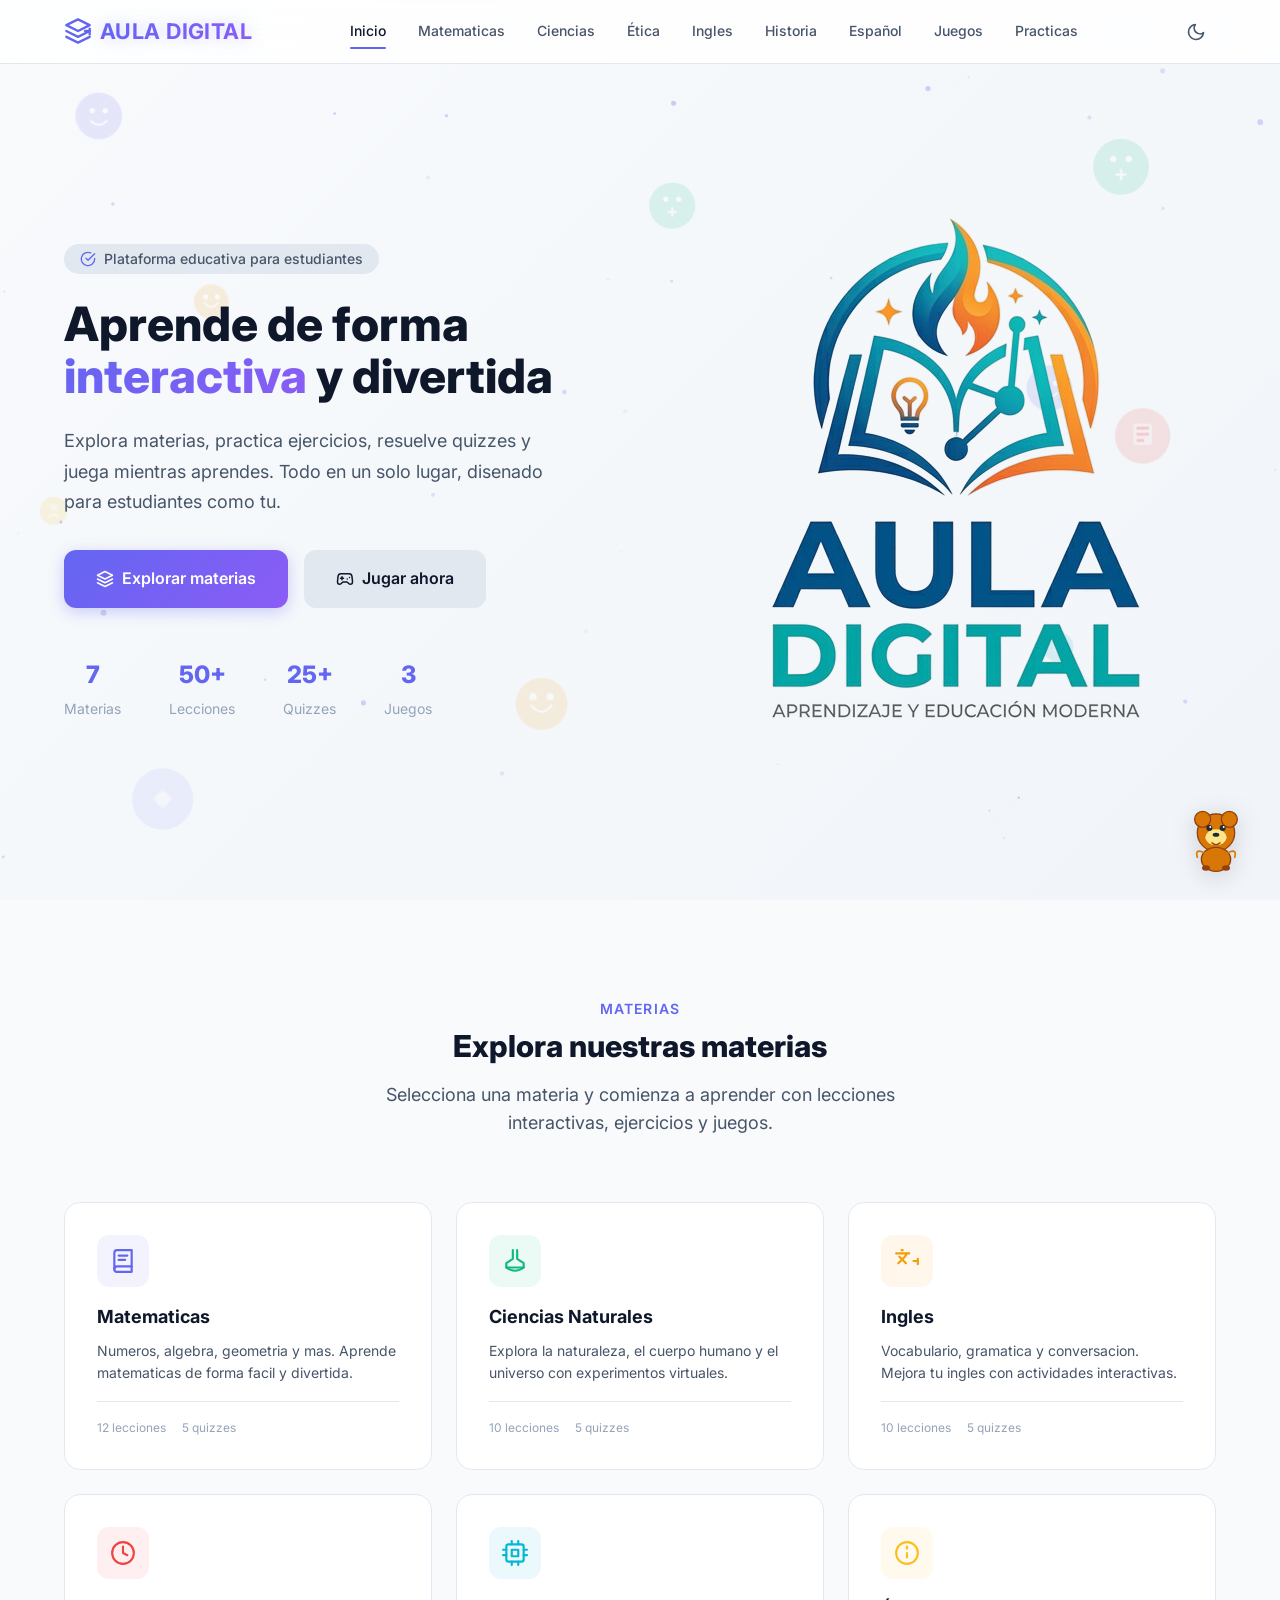
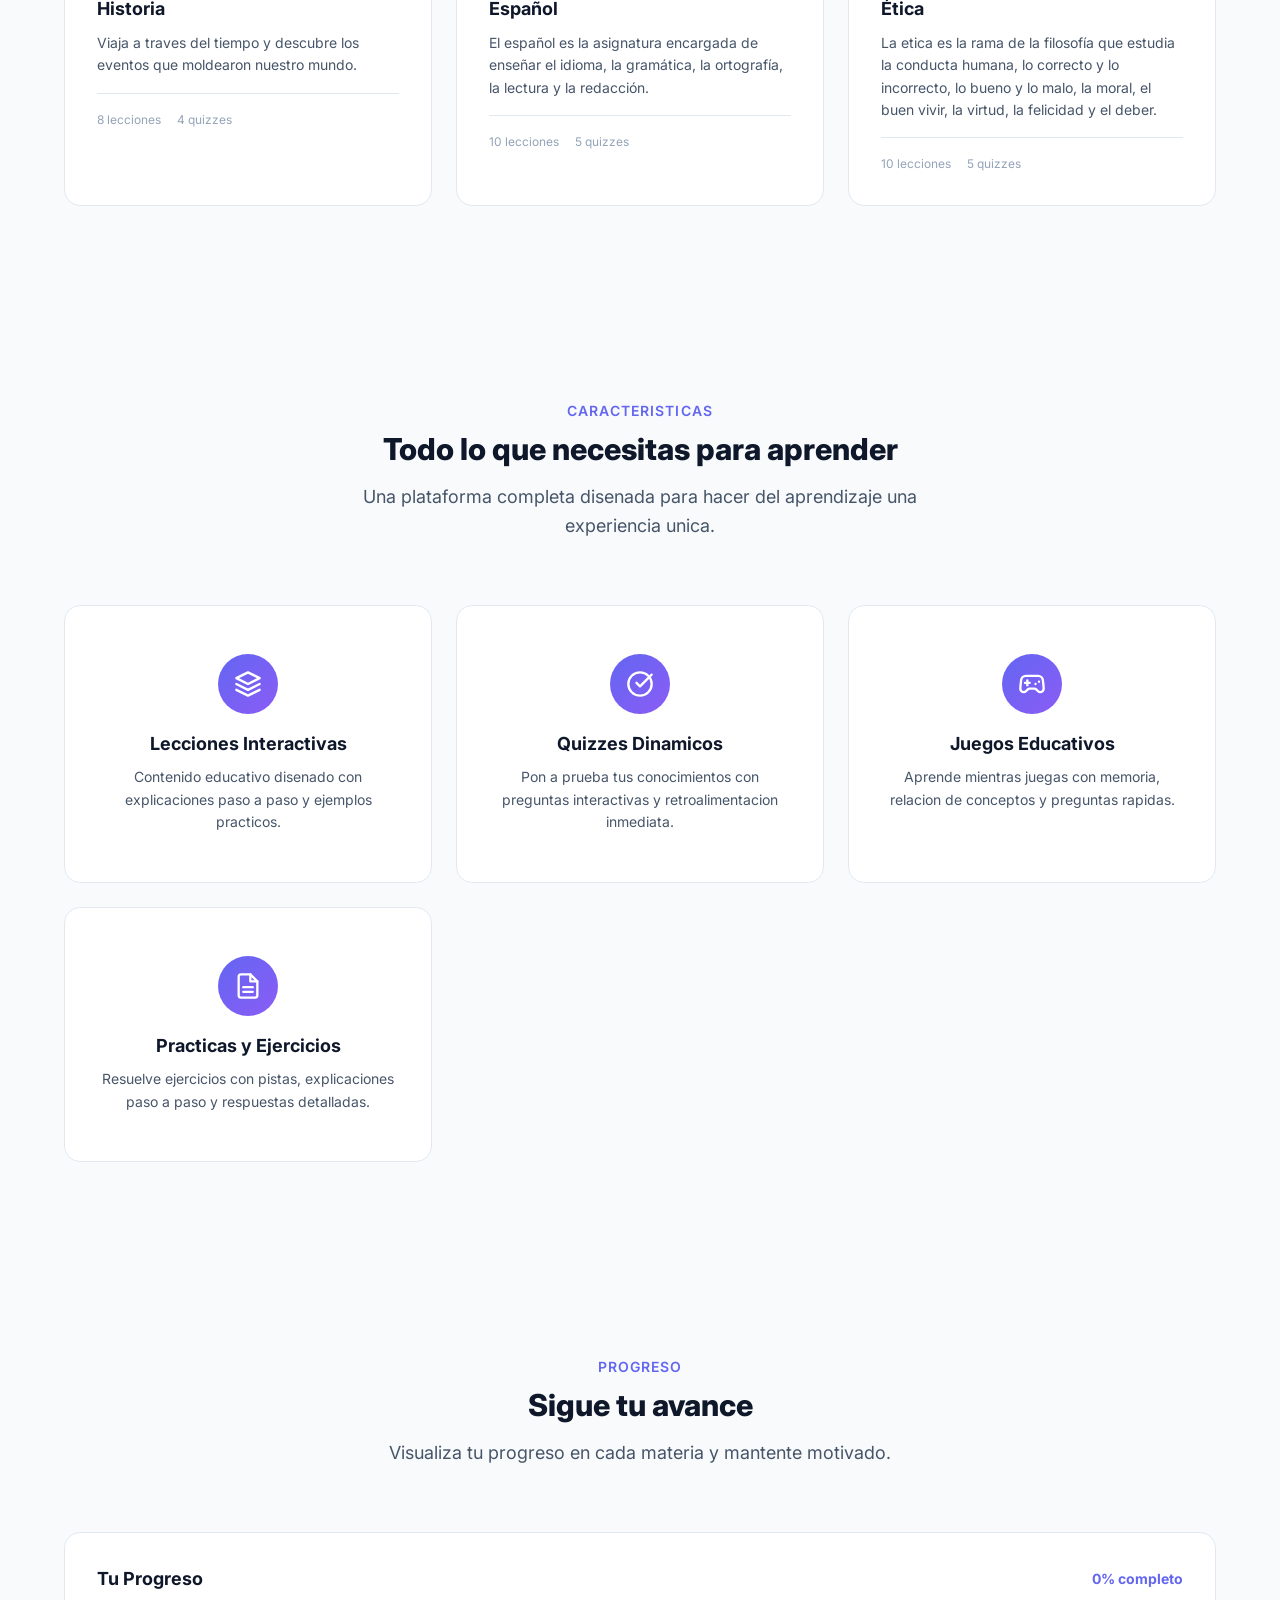
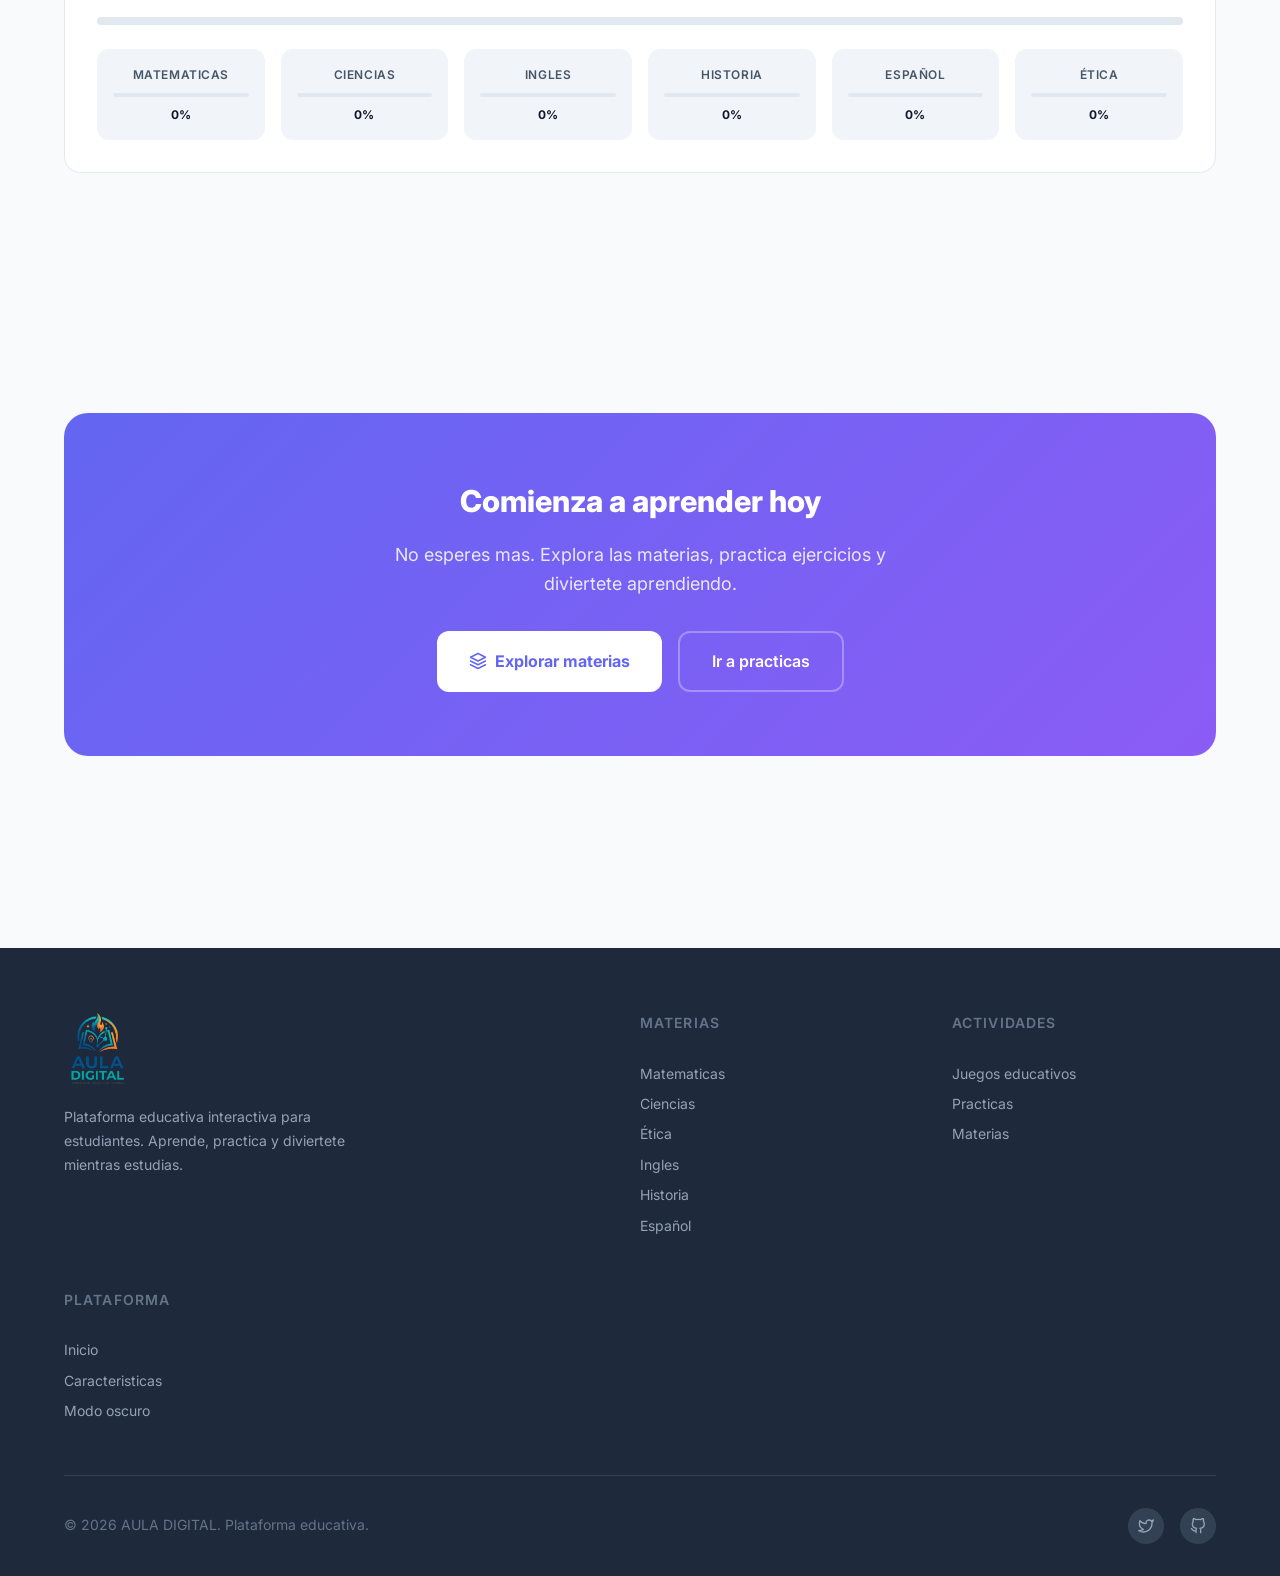
<file: index.html>
<!DOCTYPE html>
<html lang="es" data-theme="light">

<head>
  <meta charset="UTF-8">
  <meta name="viewport" content="width=device-width, initial-scale=1.0">
  <meta name="description"
    content="AULA DIGITAL - Plataforma educativa interactiva para estudiantes. Aprende matematicas, ciencias, ingles, historia y español.">
  <title>AULA DIGITAL - Plataforma Educativa</title>
  <link rel="preconnect" href="https://fonts.googleapis.com">
  <link rel="preconnect" href="https://fonts.gstatic.com" crossorigin>
  <link href="https://fonts.googleapis.com/css2?family=Inter:wght@400;500;600;700;800&display=swap" rel="stylesheet">
  <link rel="stylesheet" href="css/loader.css">
  <link rel="stylesheet" href="css/style.css">
  <link rel="stylesheet" href="css/animations.css">
  <link rel="stylesheet" href="css/responsive.css">
</head>

<body>

  <!-- Background gradient animation -->
  <div class="bg-gradient-animation" aria-hidden="true"></div>

  <!-- Skip to content (accessibility) -->
  <a href="#main-content" class="skip-link">Saltar al contenido principal</a>

  <!-- Navbar -->
  <div id="navbar-placeholder"></div>

  <!-- ============================================
       MAIN CONTENT
       ============================================ -->
  <main id="main-content">

    <!-- HERO SECTION -->
    <header class="hero" role="banner">
      <div class="container">
        <div class="hero-content">
          <div class="hero-badge reveal">
            <svg viewBox="0 0 24 24" fill="none" stroke="currentColor" stroke-width="2" stroke-linecap="round"
              stroke-linejoin="round" aria-hidden="true">
              <path d="M22 11.08V12a10 10 0 1 1-5.93-9.14" />
              <polyline points="22 4 12 14.01 9 11.01" />
            </svg>
            Plataforma educativa para estudiantes
          </div>
          <h1 class="hero-title reveal" style="transition-delay: 0.1s;">
            Aprende de forma
            <span class="highlight">interactiva</span>
            y divertida
          </h1>
          <p class="hero-description reveal" style="transition-delay: 0.2s;">
            Explora materias, practica ejercicios, resuelve quizzes y juega mientras
            aprendes. Todo en un solo lugar, disenado para estudiantes como tu.
          </p>
          <div class="hero-actions reveal" style="transition-delay: 0.3s;">
            <a href="#subjects" class="btn btn-primary btn-lg">
              <svg viewBox="0 0 24 24" fill="none" stroke="currentColor" stroke-width="2" stroke-linecap="round"
                stroke-linejoin="round" aria-hidden="true">
                <path d="M12 2L2 7l10 5 10-5-10-5z" />
                <path d="M2 17l10 5 10-5" />
                <path d="M2 12l10 5 10-5" />
              </svg>
              Explorar materias
            </a>
            <a href="pages/juegos.html" class="btn btn-secondary btn-lg">
              <svg viewBox="0 0 24 24" fill="none" stroke="currentColor" stroke-width="2" stroke-linecap="round"
                stroke-linejoin="round" aria-hidden="true">
                <line x1="6" y1="11" x2="10" y2="11" />
                <line x1="8" y1="9" x2="8" y2="13" />
                <line x1="15" y1="12" x2="15.01" y2="12" />
                <line x1="18" y1="10" x2="18.01" y2="10" />
                <path
                  d="M17.32 5H6.68a4 4 0 0 0-3.978 3.59c-.006.052-.01.101-.017.152C2.604 9.416 2 14.456 2 16a3 3 0 0 0 3 3c1 0 1.5-.5 2-1l1.414-1.414A2 2 0 0 1 9.828 16h4.344a2 2 0 0 1 1.414.586L17 18c.5.5 1 1 2 1a3 3 0 0 0 3-3c0-1.545-.604-6.584-.685-7.258-.007-.05-.011-.1-.017-.151A4 4 0 0 0 17.32 5z" />
              </svg>
              Jugar ahora
            </a>
          </div>
          <div class="hero-stats reveal" style="transition-delay: 0.4s;">
            <div class="hero-stat">
              <div class="hero-stat-number">7</div>
              <div class="hero-stat-label">Materias</div>
            </div>
            <div class="hero-stat">
              <div class="hero-stat-number">50+</div>
              <div class="hero-stat-label">Lecciones</div>
            </div>
            <div class="hero-stat">
              <div class="hero-stat-number">25+</div>
              <div class="hero-stat-label">Quizzes</div>
            </div>
            <div class="hero-stat">
              <div class="hero-stat-number">3</div>
              <div class="hero-stat-label">Juegos</div>
            </div>
          </div>
        </div>
        <div class="hero-visual reveal-right" aria-hidden="true">
          <img class="navbar-logo-" src="assets/images/Logo_s.png" alt="AULA DIGITAL logo">
        </div>
      </div>
    </header>

    <!-- SUBJECTS SECTION -->
    <section class="section" id="subjects" aria-labelledby="subjects-title">
      <div class="container">
        <div class="section-header reveal">
          <span class="section-tag">Materias</span>
          <h2 class="section-title" id="subjects-title">Explora nuestras materias</h2>
          <p class="section-subtitle">Selecciona una materia y comienza a aprender con lecciones interactivas,
            ejercicios y juegos.</p>
        </div>
        <div class="subjects-grid stagger-children">
          <a href="pages/matematicas.html" class="subject-card hover-lift"
            style="--card-accent: var(--subject-math); --card-accent-bg: rgba(99, 102, 241, 0.08);"
            aria-label="Matematicas - 12 lecciones, 5 quizzes">
            <div class="subject-card-icon">
              <svg viewBox="0 0 24 24" fill="none" stroke="currentColor" stroke-width="2" stroke-linecap="round"
                stroke-linejoin="round" aria-hidden="true">
                <path d="M4 19.5A2.5 2.5 0 0 1 6.5 17H20" />
                <path d="M6.5 2H20v20H6.5A2.5 2.5 0 0 1 4 19.5v-15A2.5 2.5 0 0 1 6.5 2z" />
                <line x1="8" y1="7" x2="16" y2="7" />
                <line x1="8" y1="11" x2="14" y2="11" />
              </svg>
            </div>
            <h3>Matematicas</h3>
            <p>Numeros, algebra, geometria y mas. Aprende matematicas de forma facil y divertida.</p>
            <div class="subject-card-meta">
              <span>12 lecciones</span>
              <span>5 quizzes</span>
            </div>
          </a>

          <a href="pages/ciencias.html" class="subject-card hover-lift"
            style="--card-accent: var(--subject-science); --card-accent-bg: rgba(16, 185, 129, 0.08);"
            aria-label="Ciencias Naturales - 10 lecciones, 5 quizzes">
            <div class="subject-card-icon">
              <svg viewBox="0 0 24 24" fill="none" stroke="currentColor" stroke-width="2" stroke-linecap="round"
                stroke-linejoin="round" aria-hidden="true">
                <path d="M10 2v8l-6 4v4h16v-4l-6-4V2" />
                <path d="M4 18c2.5 2 5.5 3 8 3s5.5-1 8-3" />
              </svg>
            </div>
            <h3>Ciencias Naturales</h3>
            <p>Explora la naturaleza, el cuerpo humano y el universo con experimentos virtuales.</p>
            <div class="subject-card-meta">
              <span>10 lecciones</span>
              <span>5 quizzes</span>
            </div>
          </a>

          <a href="pages/ingles.html" class="subject-card hover-lift"
            style="--card-accent: var(--subject-english); --card-accent-bg: rgba(245, 158, 11, 0.08);"
            aria-label="Ingles - 10 lecciones, 5 quizzes">
            <div class="subject-card-icon">
              <svg viewBox="0 0 24 24" fill="none" stroke="currentColor" stroke-width="2" stroke-linecap="round"
                stroke-linejoin="round" aria-hidden="true">
                <path d="M5 8l6 6" />
                <path d="M4 14l6-6 2-3" />
                <path d="M2 5h12" />
                <path d="M7 2h1" />
                <path d="M22 10v5" />
                <path d="M18 12h4" />
              </svg>
            </div>
            <h3>Ingles</h3>
            <p>Vocabulario, gramatica y conversacion. Mejora tu ingles con actividades interactivas.</p>
            <div class="subject-card-meta">
              <span>10 lecciones</span>
              <span>5 quizzes</span>
            </div>
          </a>

          <a href="pages/historia.html" class="subject-card hover-lift"
            style="--card-accent: var(--subject-history); --card-accent-bg: rgba(239, 68, 68, 0.08);"
            aria-label="Historia - 8 lecciones, 4 quizzes">
            <div class="subject-card-icon">
              <svg viewBox="0 0 24 24" fill="none" stroke="currentColor" stroke-width="2" stroke-linecap="round"
                stroke-linejoin="round" aria-hidden="true">
                <circle cx="12" cy="12" r="10" />
                <polyline points="12 6 12 12 16 14" />
              </svg>
            </div>
            <h3>Historia</h3>
            <p>Viaja a traves del tiempo y descubre los eventos que moldearon nuestro mundo.</p>
            <div class="subject-card-meta">
              <span>8 lecciones</span>
              <span>4 quizzes</span>
            </div>
          </a>

          <a href="pages/español.html" class="subject-card hover-lift"
            style="--card-accent: var(--subject-tech); --card-accent-bg: rgba(6, 182, 212, 0.08);"
            aria-label="Español - 10 lecciones, 5 quizzes">
            <div class="subject-card-icon">
              <svg viewBox="0 0 24 24" fill="none" stroke="currentColor" stroke-width="2" stroke-linecap="round"
                stroke-linejoin="round" aria-hidden="true">
                <rect x="4" y="4" width="16" height="16" rx="2" ry="2" />
                <rect x="9" y="9" width="6" height="6" />
                <line x1="9" y1="1" x2="9" y2="4" />
                <line x1="15" y1="1" x2="15" y2="4" />
                <line x1="9" y1="20" x2="9" y2="23" />
                <line x1="15" y1="20" x2="15" y2="23" />
                <line x1="20" y1="9" x2="23" y2="9" />
                <line x1="20" y1="14" x2="23" y2="14" />
                <line x1="1" y1="9" x2="4" y2="9" />
                <line x1="1" y1="14" x2="4" y2="14" />
              </svg>
            </div>
            <h3>Español</h3>
            <p>El español es la asignatura encargada de enseñar el idioma, la gramática, la ortografía, la lectura y la redacción.</p>
            <div class="subject-card-meta">
              <span>10 lecciones</span>
              <span>5 quizzes</span>
            </div>
          </a>

 <a href="pages/etica.html" class="subject-card hover-lift"
             style="--card-accent: var(--subject-ethics); --card-accent-bg: rgba(251, 191, 36, 0.08);"
             aria-label="Ética - 10 lecciones, 5 quizzes">
            <div class="subject-card-icon">
              <svg viewBox="0 0 24 24" fill="none" stroke="currentColor" stroke-width="2" stroke-linecap="round"
                stroke-linejoin="round" aria-hidden="true">
                <path d="M12 22c5.523 0 10-4.477 10-10S17.523 2 12 2 2 6.477 2 12s4.477 10 10 10z"/>
                <path d="M12 6v2"/>
                <path d="M12 12v4"/>
                <path d="M12 16h.01"/>
              </svg>
            </div>
            <h3>Ética</h3>
            <p>La etica es la rama de la filosofía que estudia la conducta humana, lo correcto y lo incorrecto, lo bueno y lo malo, la moral, el buen vivir, la virtud, la felicidad y el deber.</p>
            <div class="subject-card-meta">
              <span>10 lecciones</span>
              <span>5 quizzes</span>
            </div>
          </a>
        </div>
      </div>

    </section>

    <!-- FEATURES SECTION -->
    <section class="section" id="features" aria-labelledby="features-title">
      <div class="container">
        <div class="section-header reveal">
          <span class="section-tag">Caracteristicas</span>
          <h2 class="section-title" id="features-title">Todo lo que necesitas para aprender</h2>
          <p class="section-subtitle">Una plataforma completa disenada para hacer del aprendizaje una experiencia unica.
          </p>
        </div>
        <div class="features-grid stagger-children">
          <div class="feature-card hover-lift">
            <div class="feature-icon">
              <svg viewBox="0 0 24 24" fill="none" stroke="currentColor" stroke-width="2" stroke-linecap="round"
                stroke-linejoin="round" aria-hidden="true">
                <path d="M12 2L2 7l10 5 10-5-10-5z" />
                <path d="M2 17l10 5 10-5" />
                <path d="M2 12l10 5 10-5" />
              </svg>
            </div>
            <h3>Lecciones Interactivas</h3>
            <p>Contenido educativo disenado con explicaciones paso a paso y ejemplos practicos.</p>
          </div>
          <div class="feature-card hover-lift">
            <div class="feature-icon">
              <svg viewBox="0 0 24 24" fill="none" stroke="currentColor" stroke-width="2" stroke-linecap="round"
                stroke-linejoin="round" aria-hidden="true">
                <circle cx="12" cy="12" r="10" />
                <polyline points="9 11 12 14 22 4" />
              </svg>
            </div>
            <h3>Quizzes Dinamicos</h3>
            <p>Pon a prueba tus conocimientos con preguntas interactivas y retroalimentacion inmediata.</p>
          </div>
          <div class="feature-card hover-lift">
            <div class="feature-icon">
              <svg viewBox="0 0 24 24" fill="none" stroke="currentColor" stroke-width="2" stroke-linecap="round"
                stroke-linejoin="round" aria-hidden="true">
                <line x1="6" y1="11" x2="10" y2="11" />
                <line x1="8" y1="9" x2="8" y2="13" />
                <line x1="15" y1="12" x2="15.01" y2="12" />
                <line x1="18" y1="10" x2="18.01" y2="10" />
                <path
                  d="M17.32 5H6.68a4 4 0 0 0-3.978 3.59c-.006.052-.01.101-.017.152C2.604 9.416 2 14.456 2 16a3 3 0 0 0 3 3c1 0 1.5-.5 2-1l1.414-1.414A2 2 0 0 1 9.828 16h4.344a2 2 0 0 1 1.414.586L17 18c.5.5 1 1 2 1a3 3 0 0 0 3-3c0-1.545-.604-6.584-.685-7.258-.007-.05-.011-.1-.017-.151A4 4 0 0 0 17.32 5z" />
              </svg>
            </div>
            <h3>Juegos Educativos</h3>
            <p>Aprende mientras juegas con memoria, relacion de conceptos y preguntas rapidas.</p>
          </div>
          <div class="feature-card hover-lift">
            <div class="feature-icon">
              <svg viewBox="0 0 24 24" fill="none" stroke="currentColor" stroke-width="2" stroke-linecap="round"
                stroke-linejoin="round" aria-hidden="true">
                <path d="M14 2H6a2 2 0 0 0-2 2v16a2 2 0 0 0 2 2h12a2 2 0 0 0 2-2V8z" />
                <polyline points="14 2 14 8 20 8" />
                <line x1="16" y1="13" x2="8" y2="13" />
                <line x1="16" y1="17" x2="8" y2="17" />
              </svg>
            </div>
            <h3>Practicas y Ejercicios</h3>
            <p>Resuelve ejercicios con pistas, explicaciones paso a paso y respuestas detalladas.</p>
          </div>
        </div>
      </div>
    </section>

    <!-- PROGRESS SECTION -->
    <section class="section" id="progress" aria-labelledby="progress-title">
      <div class="container">
        <div class="section-header reveal">
          <span class="section-tag">Progreso</span>
          <h2 class="section-title" id="progress-title">Sigue tu avance</h2>
          <p class="section-subtitle">Visualiza tu progreso en cada materia y mantente motivado.</p>
        </div>
        <div class="reveal">
          <div id="progress-section" class="progress-section"></div>
        </div>
      </div>
    </section>

    <!-- CTA SECTION -->
    <section class="section" aria-labelledby="cta-title">
      <div class="container">
        <div class="reveal-scale"
          style="background: linear-gradient(135deg, var(--accent-primary), var(--accent-secondary)); border-radius: var(--border-radius-xl); padding: 64px 32px; text-align: center;">
          <h2 id="cta-title" style="font-size: var(--text-3xl); font-weight: 800; color: white; margin-bottom: 16px;">
            Comienza a aprender hoy
          </h2>
          <p style="font-size: var(--text-lg); color: rgba(255,255,255,0.85); max-width: 500px; margin: 0 auto 32px;">
            No esperes mas. Explora las materias, practica ejercicios y diviertete aprendiendo.
          </p>
          <div style="display: flex; gap: 16px; justify-content: center; flex-wrap: wrap;">
            <a href="#subjects" class="btn btn-lg"
              style="background: white; color: var(--accent-primary); font-weight: 700;">
              <svg viewBox="0 0 24 24" fill="none" stroke="currentColor" stroke-width="2" stroke-linecap="round"
                stroke-linejoin="round" style="width: 18px; height: 18px;" aria-hidden="true">
                <path d="M12 2L2 7l10 5 10-5-10-5z" />
                <path d="M2 17l10 5 10-5" />
                <path d="M2 12l10 5 10-5" />
              </svg>
              Explorar materias
            </a>
            <a href="pages/practicas.html" class="btn btn-lg"
              style="background: transparent; color: white; border: 2px solid rgba(255,255,255,0.3);">
              Ir a practicas
            </a>
          </div>
        </div>
      </div>
    </section>

  </main>

  <!-- Footer -->
  <div id="footer-placeholder"></div>

  <!-- Scripts -->
  <script src="js/loader.js"></script>
  <script src="js/animations.js"></script>
  <script src="js/quiz.js"></script>
  <script src="js/games.js"></script>
  <script src="js/main.js"></script>
</body>

</html>
</file>
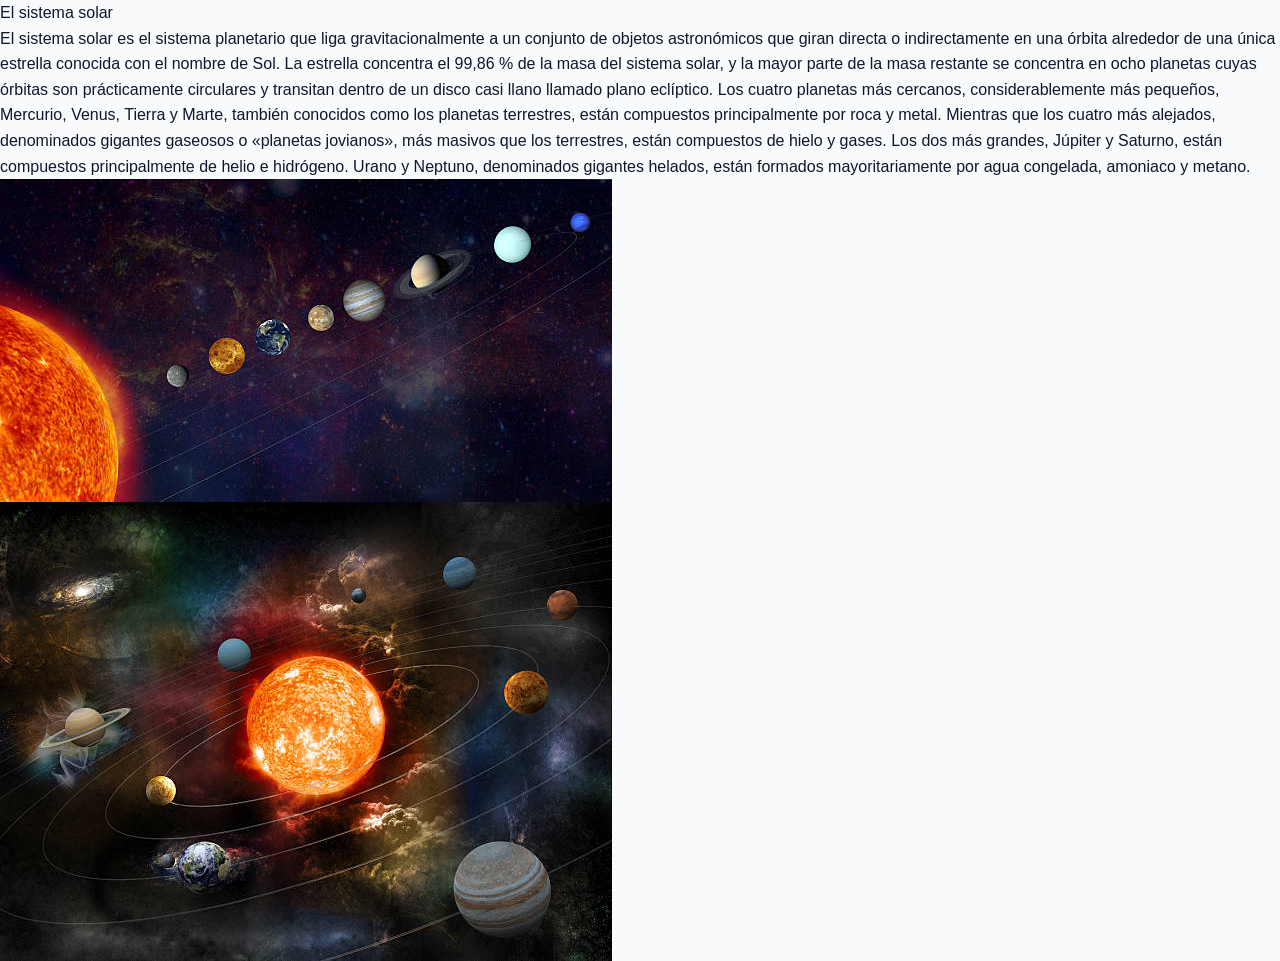
<file: pages/informacionC.html>
<!DOCTYPE html>
<html lang="es">
<head>
    <meta charset="UTF-8">
    <meta name="viewport" content="width=device-width, initial-scale=1.0">
    <title>Biologia</title>El sistema solar
</head>
<link rel="preconnect" href="https://fonts.googleapis.com">
  <link rel="preconnect" href="https://fonts.gstatic.com" crossorigin>
  <link href="https://fonts.googleapis.com/css2?family=Inter:wght@400;500;600;700;800&display=swap" rel="stylesheet">
 <link rel="stylesheet" href="../css/loader.css">
  <link rel="stylesheet" href="../css/style.css">
  <link rel="stylesheet" href="../css/animations.css">
  <link rel="stylesheet" href="../css/responsive.css">
  <link rel="stylesheet" href="../css/styleinformacion.css">
<body>
    <p>
        El sistema solar es el sistema planetario que liga gravitacionalmente a un conjunto de objetos astronómicos
        que giran directa o indirectamente en una órbita alrededor de una única estrella conocida con el nombre de Sol.

        La estrella concentra el 99,86 % de la masa del sistema solar, y la mayor parte de la masa restante se concentra en ocho planetas cuyas órbitas
        son prácticamente circulares y transitan dentro de un disco casi llano llamado plano eclíptico.
        Los cuatro planetas más cercanos, considerablemente más pequeños, Mercurio, Venus, Tierra y Marte, también conocidos como los planetas terrestres, están compuestos principalmente por roca y metal.
        Mientras que los cuatro más alejados, denominados gigantes gaseosos o «planetas jovianos», más masivos que los terrestres, están compuestos de hielo y gases.
        Los dos más grandes, Júpiter y Saturno, están compuestos principalmente de helio e hidrógeno.
        Urano y Neptuno, denominados gigantes helados, están formados mayoritariamente por agua congelada, amoniaco y metano.

    </p>
    <img src="../assets/images/1 lina.jpg" alt="Imagen del sistema solar" srcset="">

    <img src="../assets/images/lina.jpg" alt="Imagen del sistema solar" srcset="">
</body>
</html>
</file>
<file: css/loader.css>
/* ============================================
   LOADER - Full screen loading animation
   ============================================ */

.loader-overlay {
  position: fixed;
  top: 0;
  left: 0;
  width: 100%;
  height: 100%;
  background: var(--bg-primary);
  display: flex;
  flex-direction: column;
  align-items: center;
  justify-content: center;
  z-index: 9999;
  transition: opacity 0.6s ease, visibility 0.6s ease;
}

.loader-overlay.hidden {
  opacity: 0;
  visibility: hidden;
}

.loader-container {
  position: relative;
  width: 120px;
  height: 120px;
}

.loader-ring {
  position: absolute;
  inset: 0;
  border-radius: 50%;
  border: 3px solid transparent;
  animation: loaderSpin 1.5s cubic-bezier(0.4, 0, 0.2, 1) infinite;
}

.loader-ring:nth-child(1) {
  border-top-color: var(--accent-primary);
  animation-delay: 0s;
}

.loader-ring:nth-child(2) {
  inset: 10px;
  border-right-color: var(--accent-secondary);
  animation-delay: 0.15s;
  animation-direction: reverse;
}

.loader-ring:nth-child(3) {
  inset: 20px;
  border-bottom-color: var(--accent-tertiary);
  animation-delay: 0.3s;
}

.loader-icon {
  position: absolute;
  inset: 30px;
  display: flex;
  align-items: center;
  justify-content: center;
}

.loader-icon svg {
  width: 100%;
  height: 100%;
  animation: loaderPulse 1.5s ease-in-out infinite;
}

.loader-text {
  margin-top: 24px;
  font-size: 1rem;
  font-weight: 500;
  color: var(--text-secondary);
  letter-spacing: 0.05em;
  animation: loaderText 2s ease-in-out infinite;
}

.loader-progress {
  margin-top: 16px;
  width: 200px;
  height: 3px;
  background: var(--border-color);
  border-radius: 10px;
  overflow: hidden;
}

.loader-progress-bar {
  height: 100%;
  width: 0%;
  background: linear-gradient(90deg, var(--accent-primary), var(--accent-secondary), var(--accent-tertiary));
  border-radius: 10px;
  animation: loaderProgress 2s ease-in-out infinite;
}

@keyframes loaderSpin {
  0% { transform: rotate(0deg); }
  100% { transform: rotate(360deg); }
}

@keyframes loaderPulse {
  0%, 100% { transform: scale(0.85); opacity: 0.6; }
  50% { transform: scale(1); opacity: 1; }
}

@keyframes loaderText {
  0%, 100% { opacity: 0.5; }
  50% { opacity: 1; }
}

@keyframes loaderProgress {
  0% { width: 0%; }
  50% { width: 70%; }
  100% { width: 100%; }
}
</file>
<file: css/style.css>
/* ============================================
   STYLE.CSS - Main stylesheet
   Educational Platform - StudyBuddy
   Human-Centered Engineering
   ============================================ */

/* ---- CSS Variables (Design Tokens) ---- */
:root {
  /* Primary palette */
  --accent-primary: #6366f1;
  --accent-secondary: #8b5cf6;
  --accent-tertiary: #06b6d4;

  /* Subject colors */
  --subject-math: #6366f1;
  --subject-science: #10b981;
  --subject-english: #f59e0b;
  --subject-history: #ef4444;
  --subject-tech: #06b6d4;
  --subject-ethics: #fbbf24;

  /* Glassmorphism */
  --glass-bg: rgba(255, 255, 255, 0.12);
  --glass-border: rgba(255, 255, 255, 0.2);
  --glass-shadow: 0 8px 32px rgba(0, 0, 0, 0.08);
  --glass-blur: 16px;

  /* Surfaces */
  --bg-primary: #f8fafc;
  --bg-secondary: #f1f5f9;
  --bg-tertiary: #e2e8f0;
  --bg-card: #ffffff;
  --bg-nav: rgba(255, 255, 255, 0.85);
  --bg-footer: #1e293b;

  /* Text */
  --text-primary: #0f172a;
  --text-secondary: #475569;
  --text-tertiary: #94a3b8;
  --text-inverse: #ffffff;
  --text-link: var(--accent-primary);

  /* Borders */
  --border-color: #e2e8f0;
  --border-radius-sm: 8px;
  --border-radius-md: 12px;
  --border-radius-lg: 16px;
  --border-radius-xl: 24px;

  /* Shadows */
  --shadow-sm: 0 1px 3px rgba(0, 0, 0, 0.06);
  --shadow-md: 0 4px 12px rgba(0, 0, 0, 0.08);
  --shadow-lg: 0 8px 30px rgba(0, 0, 0, 0.1);
  --shadow-xl: 0 20px 60px rgba(0, 0, 0, 0.12);

  /* Typography */
  --font-family: 'Inter', -apple-system, BlinkMacSystemFont, 'Segoe UI', Roboto, sans-serif;
  --font-mono: 'JetBrains Mono', 'Fira Code', monospace;

  /* Fluid typography scale using clamp() */
  --text-xs: clamp(0.69rem, 0.65rem + 0.12vw, 0.75rem);
  --text-sm: clamp(0.8rem, 0.76rem + 0.15vw, 0.875rem);
  --text-base: clamp(0.94rem, 0.88rem + 0.2vw, 1rem);
  --text-lg: clamp(1.06rem, 0.98rem + 0.25vw, 1.125rem);
  --text-xl: clamp(1.13rem, 1.04rem + 0.3vw, 1.25rem);
  --text-2xl: clamp(1.31rem, 1.18rem + 0.4vw, 1.5rem);
  --text-3xl: clamp(1.63rem, 1.41rem + 0.6vw, 2rem);
  --text-4xl: clamp(1.94rem, 1.63rem + 0.85vw, 2.5rem);
  --text-5xl: clamp(2.5rem, 2rem + 1.2vw, 3.5rem);

  /* Spacing */
  --space-xs: 4px;
  --space-sm: 8px;
  --space-md: 16px;
  --space-lg: 24px;
  --space-xl: 32px;
  --space-2xl: 48px;
  --space-3xl: 64px;
  --space-4xl: 96px;

  /* Layout */
  --max-width: 1200px;
  --navbar-height: 64px;

  /* Skeleton */
  --skeleton-base: #e2e8f0;
  --skeleton-shine: #f1f5f9;

  /* Transitions */
  --transition-fast: 0.2s ease;
  --transition-base: 0.3s ease;
  --transition-slow: 0.5s ease;

  /* Focus ring */
  --focus-ring: 0 0 0 3px rgba(99, 102, 241, 0.4);

  /* Mascot */
  --mascot-size: 80px;
  --mascot-bottom: 24px;
  --mascot-right: 24px;
}

/* ---- Dark Mode ---- */
[data-theme="dark"] {
  --bg-primary: #0f172a;
  --bg-secondary: #1e293b;
  --bg-tertiary: #334155;
  --bg-card: #1e293b;
  --bg-nav: rgba(15, 23, 42, 0.9);
  --bg-footer: #0f172a;

  --text-primary: #f1f5f9;
  --text-secondary: #94a3b8;
  --text-tertiary: #64748b;

  --border-color: #334155;
  --shadow-sm: 0 1px 3px rgba(0, 0, 0, 0.2);
  --shadow-md: 0 4px 12px rgba(0, 0, 0, 0.3);
  --shadow-lg: 0 8px 30px rgba(0, 0, 0, 0.4);
  --shadow-xl: 0 20px 60px rgba(0, 0, 0, 0.5);

  --skeleton-base: #334155;
  --skeleton-shine: #475569;
}

/* ---- Reset & Base ---- */
*, *::before, *::after {
  margin: 0;
  padding: 0;
  box-sizing: border-box;
}

html {
  scroll-behavior: smooth;
  font-size: 100%;
}

body {
  font-family: var(--font-family);
  background: var(--bg-primary);
  color: var(--text-primary);
  line-height: 1.6;
  min-height: 100vh;
  overflow-x: hidden;
  transition: background var(--transition-base), color var(--transition-base);
}

a {
  text-decoration: none;
  color: inherit;
}

ul, ol {
  list-style: none;
}

img {
  max-width: 100%;
  height: auto;
  display: block;
}

button {
  cursor: pointer;
  font-family: inherit;
  border: none;
  background: none;
  font-size: inherit;
}

input, textarea, select {
  font-family: inherit;
  font-size: inherit;
}

/* ---- Skip to content (accessibility) ---- */
.skip-link {
  position: absolute;
  top: -100%;
  left: var(--space-md);
  padding: var(--space-sm) var(--space-md);
  background: var(--accent-primary);
  color: white;
  border-radius: var(--border-radius-sm);
  font-size: var(--text-sm);
  font-weight: 600;
  z-index: 10000;
  transition: top var(--transition-fast);
}

.skip-link:focus {
  top: var(--space-sm);
}

/* ---- Focus styles (accessibility) ---- */
:focus-visible {
  outline: 2px solid var(--accent-primary);
  outline-offset: 2px;
}

button:focus-visible,
a:focus-visible,
input:focus-visible,
textarea:focus-visible {
  box-shadow: var(--focus-ring);
}

/* ---- Container ---- */
.container {
  width: 100%;
  max-width: var(--max-width);
  margin: 0 auto;
  padding: 0 var(--space-lg);
  position: relative;
  z-index: 1;
}

/* ---- Section ---- */
.section {
  padding: var(--space-4xl) 0;
}

.section-header {
  text-align: center;
  margin-bottom: var(--space-3xl);
}

.section-tag {
  display: inline-block;
  font-size: var(--text-sm);
  font-weight: 600;
  color: var(--accent-primary);
  text-transform: uppercase;
  letter-spacing: 0.08em;
  margin-bottom: var(--space-sm);
}

.section-title {
  font-size: var(--text-3xl);
  font-weight: 800;
  color: var(--text-primary);
  margin-bottom: var(--space-md);
  line-height: 1.2;
}

.section-subtitle {
  font-size: var(--text-lg);
  color: var(--text-secondary);
  max-width: 600px;
  margin: 0 auto;
}

/* ============================================
   NAVBAR
   ============================================ */
.navbar {
  position: fixed;
  top: 0;
  left: 0;
  right: 0;
  height: var(--navbar-height);
  background: var(--bg-nav);
  backdrop-filter: blur(24px) saturate(180%);
  -webkit-backdrop-filter: blur(24px) saturate(180%);
  border-bottom: 1px solid var(--border-color);
  z-index: 1000;
  transition: background var(--transition-base), box-shadow var(--transition-base), backdrop-filter var(--transition-base);
}

.navbar.scrolled {
  box-shadow: var(--shadow-md);
}

.navbar .container {
  display: flex;
  align-items: center;
  justify-content: space-between;
  height: 100%;
}

.navbar-logo {
  display: flex;
  align-items: center;
  gap: var(--space-sm);
  font-size: var(--text-xl);
  font-weight: 700;
  color: var(--text-primary);
  transition: opacity var(--transition-fast);
  text-decoration: none;
}

.navbar-logo:hover {
  opacity: 0.8;
}

.navbar-logo svg {
  width: 32px;
  height: 32px;
}

.navbar-logo-img {
  height: 66px;
  width: auto;
  display: block;
}

.navbar-logo-text {
  font-size: 1.35rem;
  background: linear-gradient(135deg, var(--accent-primary), #a78bfa, var(--accent-secondary));
  background-size: 200% 200%;
  -webkit-background-clip: text;
  -webkit-text-fill-color: transparent;
  background-clip: text;
  letter-spacing: 0.02em;
  animation: logoGradient 4s ease infinite;
  filter: drop-shadow(0 0 8px color-mix(in srgb, var(--accent-primary) 30%, transparent));
}

@keyframes logoGradient {
  0%, 100% { background-position: 0% 50%; }
  50% { background-position: 100% 50%; }
}

.navbar-logo span {
  background: linear-gradient(135deg, var(--accent-primary), var(--accent-secondary));
  -webkit-background-clip: text;
  -webkit-text-fill-color: transparent;
  background-clip: text;
}

.navbar-links {
  display: flex;
  align-items: center;
  gap: var(--space-xl);
}

.navbar-links a {
  font-size: var(--text-sm);
  font-weight: 500;
  color: var(--text-secondary);
  position: relative;
  padding: var(--space-xs) 0;
  transition: color var(--transition-fast);
}

.navbar-links a::after {
  content: '';
  position: absolute;
  bottom: -2px;
  left: 0;
  width: 0;
  height: 2px;
  background: var(--accent-primary);
  transition: width var(--transition-base);
  border-radius: 2px;
}

.navbar-links a:hover,
.navbar-links a.active,
.navbar-links a[aria-current="page"] {
  color: var(--text-primary);
}

.navbar-links a:hover::after,
.navbar-links a.active::after,
.navbar-links a[aria-current="page"]::after {
  width: 100%;
}

.navbar-actions {
  display: flex;
  align-items: center;
  gap: var(--space-sm);
}

.theme-toggle {
  width: 40px;
  height: 40px;
  border-radius: 50%;
  display: flex;
  align-items: center;
  justify-content: center;
  color: var(--text-secondary);
  transition: background var(--transition-fast), color var(--transition-fast), transform var(--transition-fast);
}

.theme-toggle:hover {
  background: var(--bg-tertiary);
  color: var(--text-primary);
  transform: scale(1.05);
}

.theme-toggle:active {
  transform: scale(0.95);
}

.theme-toggle svg {
  width: 20px;
  height: 20px;
  transition: transform var(--transition-base);
}

.menu-toggle {
  display: none;
  width: 40px;
  height: 40px;
  border-radius: var(--border-radius-sm);
  flex-direction: column;
  align-items: center;
  justify-content: center;
  gap: 5px;
  color: var(--text-primary);
}

.menu-toggle span {
  display: block;
  width: 20px;
  height: 2px;
  background: var(--text-primary);
  border-radius: 2px;
  transition: transform var(--transition-base), opacity var(--transition-base);
}

.menu-toggle.active span:nth-child(1) {
  transform: rotate(45deg) translate(5px, 5px);
}

.menu-toggle.active span:nth-child(2) {
  opacity: 0;
}

.menu-toggle.active span:nth-child(3) {
  transform: rotate(-45deg) translate(5px, -5px);
}

/* ============================================
   HERO SECTION
   ============================================ */
.hero {
  min-height: 100vh;
  display: flex;
  align-items: center;
  padding-top: var(--navbar-height);
  position: relative;
  overflow: hidden;
}

.hero .container {
  display: grid;
  grid-template-columns: 1fr 1fr;
  gap: var(--space-4xl);
  align-items: center;
  padding-top: var(--space-3xl);
  padding-bottom: var(--space-3xl);
}

.hero-content {
  position: relative;
  z-index: 2;
}

.hero-badge {
  display: inline-flex;
  align-items: center;
  gap: var(--space-sm);
  padding: var(--space-xs) var(--space-md);
  background: var(--bg-tertiary);
  border-radius: 50px;
  font-size: var(--text-sm);
  font-weight: 500;
  color: var(--text-secondary);
  margin-bottom: var(--space-lg);
}

.hero-badge svg {
  width: 16px;
  height: 16px;
  color: var(--accent-primary);
}

.hero-title {
  font-size: var(--text-5xl);
  font-weight: 800;
  line-height: 1.1;
  margin-bottom: var(--space-lg);
  color: var(--text-primary);
}

.hero-title .highlight {
  background: linear-gradient(135deg, var(--accent-primary), var(--accent-secondary));
  -webkit-background-clip: text;
  -webkit-text-fill-color: transparent;
  background-clip: text;
}

.hero-description {
  font-size: var(--text-lg);
  color: var(--text-secondary);
  line-height: 1.7;
  margin-bottom: var(--space-xl);
  max-width: 500px;
}

.hero-actions {
  display: flex;
  gap: var(--space-md);
  flex-wrap: wrap;
}

.hero-visual {
  position: relative;
  z-index: 2;
  display: flex;
  align-items: center;
  justify-content: center;
}

.hero-visual svg {
  width: 100%;
  max-width: 500px;
  height: auto;
}

.hero-stats {
  display: flex;
  gap: var(--space-2xl);
  margin-top: var(--space-2xl);
}

.hero-stat {
  text-align: center;
}

.hero-stat-number {
  font-size: var(--text-2xl);
  font-weight: 800;
  color: var(--accent-primary);
}

.hero-stat-label {
  font-size: var(--text-sm);
  color: var(--text-tertiary);
  margin-top: var(--space-xs);
}

/* ============================================
   BUTTONS
   ============================================ */
.btn {
  display: inline-flex;
  align-items: center;
  gap: var(--space-sm);
  padding: 12px 24px;
  border-radius: var(--border-radius-md);
  font-size: var(--text-sm);
  font-weight: 600;
  transition: all 0.3s cubic-bezier(0.34, 1.56, 0.64, 1);
  position: relative;
  overflow: hidden;
}

.btn svg {
  width: 18px;
  height: 18px;
  flex-shrink: 0;
}

.btn-primary {
  background: linear-gradient(135deg, var(--accent-primary), var(--accent-secondary));
  color: white;
  box-shadow: 0 4px 16px rgba(99, 102, 241, 0.3);
}

.btn-primary:hover {
  transform: translateY(-2px) scale(1.02);
  box-shadow: 0 6px 24px rgba(99, 102, 241, 0.4), 0 0 30px rgba(99, 102, 241, 0.15);
}

.btn-primary:active {
  transform: translateY(0) scale(0.98);
}

.btn-secondary {
  background: var(--bg-tertiary);
  color: var(--text-primary);
}

.btn-secondary:hover {
  background: var(--border-color);
  transform: translateY(-2px) scale(1.02);
}

.btn-outline {
  border: 2px solid var(--border-color);
  color: var(--text-primary);
  background: transparent;
}

.btn-outline:hover {
  border-color: var(--accent-primary);
  color: var(--accent-primary);
  transform: translateY(-2px) scale(1.02);
}

.btn-sm {
  padding: 8px 16px;
  font-size: var(--text-xs);
}

.btn-lg {
  padding: 16px 32px;
  font-size: var(--text-base);
}

.btn-block {
  width: 100%;
  justify-content: center;
}

/* ============================================
   SUBJECT CARDS
   ============================================ */
.subjects-grid {
  display: grid;
  grid-template-columns: repeat(auto-fit, minmax(260px, 1fr));
  gap: var(--space-lg);
}

.subject-card {
  display: block;
  background: var(--bg-card);
  border: 1px solid var(--border-color);
  border-radius: var(--border-radius-lg);
  padding: var(--space-xl);
  transition: all 0.4s cubic-bezier(0.34, 1.56, 0.64, 1);
  position: relative;
  overflow: hidden;
}

.subject-card::before {
  content: '';
  position: absolute;
  top: 0;
  left: 0;
  width: 100%;
  height: 4px;
  background: var(--card-accent, var(--accent-primary));
  transform: scaleX(0);
  transform-origin: left;
  transition: transform 0.4s cubic-bezier(0.34, 1.56, 0.64, 1);
}



.subject-card:hover::before {
  transform: scaleX(1);
}

.subject-card:hover {
  transform: translateY(-8px) scale(1.02);
  box-shadow: 0 20px 50px rgba(0, 0, 0, 0.12), 0 0 0 1px var(--card-accent, transparent);
  border-color: transparent;
}

.subject-card:focus-visible {
  transform: translateY(-4px);
  box-shadow: var(--shadow-lg), var(--focus-ring);
}

.subject-card > * {
  position: relative;
  z-index: 1;
}

.subject-card-icon {
  width: 52px;
  height: 52px;
  border-radius: var(--border-radius-md);
  display: flex;
  align-items: center;
  justify-content: center;
  margin-bottom: var(--space-md);
  background: var(--card-accent-bg, var(--bg-tertiary));
}

.subject-card-icon svg {
  width: 26px;
  height: 26px;
  color: var(--card-accent, var(--accent-primary));
}

.subject-card h3 {
  font-size: var(--text-lg);
  font-weight: 700;
  margin-bottom: var(--space-sm);
  color: var(--text-primary);
}

.subject-card p {
  font-size: var(--text-sm);
  color: var(--text-secondary);
  line-height: 1.6;
  margin-bottom: var(--space-md);
}

.subject-card-meta {
  display: flex;
  align-items: center;
  gap: var(--space-md);
  padding-top: var(--space-md);
  border-top: 1px solid var(--border-color);
  font-size: var(--text-xs);
  color: var(--text-tertiary);
}

.subject-card-meta span {
  display: flex;
  align-items: center;
  gap: 4px;
}

/* ============================================
   FEATURES SECTION
   ============================================ */
.features-grid {
  display: grid;
  grid-template-columns: repeat(auto-fit, minmax(280px, 1fr));
  gap: var(--space-lg);
}

.feature-card {
  text-align: center;
  padding: var(--space-2xl) var(--space-xl);
  background: var(--bg-card);
  border: 1px solid var(--border-color);
  border-radius: var(--border-radius-lg);
  transition: all 0.4s cubic-bezier(0.34, 1.56, 0.64, 1);
}

.feature-card:hover {
  transform: translateY(-8px) scale(1.02);
  box-shadow: var(--shadow-lg);
}

.feature-card:focus-visible {
  transform: translateY(-4px);
  box-shadow: var(--shadow-lg), var(--focus-ring);
}

.feature-icon {
  width: 60px;
  height: 60px;
  margin: 0 auto var(--space-md);
  border-radius: 50%;
  display: flex;
  align-items: center;
  justify-content: center;
  background: linear-gradient(135deg, var(--accent-primary), var(--accent-secondary));
}

.feature-icon svg {
  width: 28px;
  height: 28px;
  color: white;
}

.feature-card h3 {
  font-size: var(--text-lg);
  font-weight: 700;
  margin-bottom: var(--space-sm);
  color: var(--text-primary);
}

.feature-card p {
  font-size: var(--text-sm);
  color: var(--text-secondary);
  line-height: 1.6;
}

/* ============================================
   SUBJECT PAGE STYLES
   ============================================ */
.subject-hero {
  padding-top: calc(var(--navbar-height) + var(--space-3xl));
  padding-bottom: var(--space-3xl);
  position: relative;
}

.subject-hero-content {
  text-align: center;
  max-width: 700px;
  margin: 0 auto;
}

.subject-hero-icon {
  width: 72px;
  height: 72px;
  border-radius: var(--border-radius-lg);
  display: flex;
  align-items: center;
  justify-content: center;
  margin: 0 auto var(--space-lg);
  background: var(--subject-accent-bg, var(--bg-tertiary));
}

.subject-hero-icon svg {
  width: 36px;
  height: 36px;
  color: var(--subject-accent, var(--accent-primary));
}

.subject-hero h1 {
  font-size: var(--text-4xl);
  font-weight: 800;
  color: var(--text-primary);
  margin-bottom: var(--space-md);
}

.subject-hero p {
  font-size: var(--text-lg);
  color: var(--text-secondary);
  margin-bottom: var(--space-xl);
}

/* ---- Topic Cards ---- */
.topics-grid {
  display: grid;
  grid-template-columns: repeat(auto-fit, minmax(300px, 1fr));
  gap: var(--space-lg);
}

.topic-card {
  background: var(--bg-card);
  border: 1px solid var(--border-color);
  border-radius: var(--border-radius-lg);
  padding: var(--space-xl);
  transition: all var(--transition-base);
}

.topic-card:hover {
  box-shadow: var(--shadow-md);
  transform: translateY(-3px);
}

.topic-card:focus-visible {
  box-shadow: var(--shadow-md), var(--focus-ring);
}

.topic-card h3 {
  font-size: var(--text-lg);
  font-weight: 700;
  margin-bottom: var(--space-md);
  color: var(--text-primary);
}

.topic-card p {
  font-size: var(--text-sm);
  color: var(--text-secondary);
  line-height: 1.7;
  margin-bottom: var(--space-md);
}

/* ---- Step by Step ---- */
.steps-container {
  max-width: 800px;
  margin: 0 auto;
}

.step-item {
  display: flex;
  gap: var(--space-lg);
  margin-bottom: var(--space-xl);
  padding: var(--space-lg);
  background: var(--bg-card);
  border: 1px solid var(--border-color);
  border-radius: var(--border-radius-lg);
  transition: all var(--transition-base);
}

.step-item:hover {
  box-shadow: var(--shadow-md);
}

.step-number {
  width: 40px;
  min-width: 40px;
  height: 40px;
  border-radius: 50%;
  display: flex;
  align-items: center;
  justify-content: center;
  font-weight: 700;
  font-size: var(--text-sm);
  color: white;
  background: var(--subject-accent, var(--accent-primary));
  flex-shrink: 0;
}

.step-content h4 {
  font-size: var(--text-base);
  font-weight: 600;
  margin-bottom: var(--space-xs);
  color: var(--text-primary);
}

.step-content p {
  font-size: var(--text-sm);
  color: var(--text-secondary);
  line-height: 1.7;
}

/* ============================================
   QUIZ / PRACTICE STYLES
   ============================================ */
.quiz-container {
  max-width: 700px;
  margin: 0 auto;
}

.quiz-header {
  display: flex;
  justify-content: space-between;
  align-items: center;
  margin-bottom: var(--space-xl);
  padding: var(--space-md) var(--space-lg);
  background: var(--bg-card);
  border: 1px solid var(--border-color);
  border-radius: var(--border-radius-md);
}

.quiz-progress-text {
  font-size: var(--text-sm);
  font-weight: 600;
  color: var(--text-secondary);
}

.quiz-score {
  font-size: var(--text-sm);
  font-weight: 600;
  color: var(--accent-primary);
}

.quiz-question {
  background: var(--bg-card);
  border: 1px solid var(--border-color);
  border-radius: var(--border-radius-lg);
  padding: var(--space-xl);
  margin-bottom: var(--space-lg);
}

.quiz-question h3 {
  font-size: var(--text-lg);
  font-weight: 700;
  margin-bottom: var(--space-lg);
  color: var(--text-primary);
  line-height: 1.5;
}

.quiz-options {
  display: flex;
  flex-direction: column;
  gap: var(--space-sm);
}

.quiz-option {
  display: flex;
  align-items: center;
  gap: var(--space-md);
  padding: var(--space-md) var(--space-lg);
  background: var(--bg-secondary);
  border: 2px solid transparent;
  border-radius: var(--border-radius-md);
  cursor: pointer;
  transition: all var(--transition-fast);
  font-size: var(--text-sm);
  color: var(--text-primary);
  text-align: left;
  width: 100%;
}

.quiz-option:hover {
  background: var(--bg-tertiary);
  border-color: var(--border-color);
}

.quiz-option:focus-visible {
  box-shadow: var(--focus-ring);
}

.quiz-option.selected {
  border-color: var(--accent-primary);
  background: rgba(99, 102, 241, 0.08);
}

.quiz-option.correct {
  border-color: var(--subject-science);
  background: rgba(16, 185, 129, 0.08);
}

.quiz-option.incorrect {
  border-color: var(--subject-history);
  background: rgba(239, 68, 68, 0.08);
}

.quiz-option-letter {
  width: 28px;
  height: 28px;
  border-radius: 50%;
  display: flex;
  align-items: center;
  justify-content: center;
  font-weight: 700;
  font-size: var(--text-xs);
  background: var(--bg-tertiary);
  color: var(--text-secondary);
  flex-shrink: 0;
}

.quiz-option.selected .quiz-option-letter {
  background: var(--accent-primary);
  color: white;
}

.quiz-option.correct .quiz-option-letter {
  background: var(--subject-science);
  color: white;
}

.quiz-option.incorrect .quiz-option-letter {
  background: var(--subject-history);
  color: white;
}

.quiz-navigation {
  display: flex;
  justify-content: space-between;
  align-items: center;
  gap: var(--space-md);
  margin-top: var(--space-lg);
}

.quiz-result {
  text-align: center;
  padding: var(--space-2xl);
  background: var(--bg-card);
  border: 1px solid var(--border-color);
  border-radius: var(--border-radius-lg);
}

.quiz-result h3 {
  font-size: var(--text-2xl);
  font-weight: 800;
  margin-bottom: var(--space-md);
  color: var(--text-primary);
}

.quiz-result .score {
  font-size: var(--text-5xl);
  font-weight: 800;
  color: var(--accent-primary);
  margin-bottom: var(--space-md);
}

.quiz-result p {
  color: var(--text-secondary);
  margin-bottom: var(--space-lg);
}

/* ============================================
   GAMES STYLES
   ============================================ */
.games-header {
  text-align: center;
  padding-top: calc(var(--navbar-height) + var(--space-3xl));
  padding-bottom: var(--space-2xl);
}

.games-header h1 {
  font-size: var(--text-4xl);
  font-weight: 800;
  margin-bottom: var(--space-md);
}

.games-header p {
  color: var(--text-secondary);
  font-size: var(--text-lg);
  max-width: 500px;
  margin: 0 auto;
}

.games-grid {
  display: grid;
  grid-template-columns: repeat(auto-fit, minmax(340px, 1fr));
  gap: var(--space-xl);
}

.game-card {
  background: var(--bg-card);
  border: 1px solid var(--border-color);
  border-radius: var(--border-radius-lg);
  padding: var(--space-xl);
  transition: all var(--transition-base);
}

.game-card:hover {
  box-shadow: var(--shadow-lg);
  transform: translateY(-4px);
}

.game-card-header {
  display: flex;
  justify-content: space-between;
  align-items: center;
  margin-bottom: var(--space-lg);
}

.game-card-header h3 {
  font-size: var(--text-xl);
  font-weight: 700;
}

.game-score {
  display: flex;
  align-items: center;
  gap: var(--space-sm);
  font-size: var(--text-sm);
  font-weight: 600;
  color: var(--accent-primary);
}

.game-score svg {
  width: 18px;
  height: 18px;
}

/* ---- Memory Game ---- */
.memory-grid {
  display: grid;
  grid-template-columns: repeat(4, 1fr);
  gap: var(--space-sm);
  margin: var(--space-lg) 0;
}

.memory-card {
  aspect-ratio: 1;
  border-radius: var(--border-radius-md);
  cursor: pointer;
  perspective: 600px;
}

.memory-card-inner {
  width: 100%;
  height: 100%;
  position: relative;
  transform-style: preserve-3d;
  transition: transform 0.5s ease;
}

.memory-card.flipped .memory-card-inner {
  transform: rotateY(180deg);
}

.memory-card-face {
  position: absolute;
  inset: 0;
  border-radius: var(--border-radius-md);
  display: flex;
  align-items: center;
  justify-content: center;
  backface-visibility: hidden;
  font-weight: 700;
}

.memory-card-front {
  background: linear-gradient(135deg, var(--accent-primary), var(--accent-secondary));
  color: white;
  font-size: var(--text-2xl);
}

.memory-card-back {
  background: var(--bg-secondary);
  border: 2px solid var(--border-color);
  transform: rotateY(180deg);
  font-size: var(--text-xl);
  color: var(--text-primary);
}

.memory-card.matched .memory-card-back {
  border-color: var(--subject-science);
  background: rgba(16, 185, 129, 0.08);
}

/* ---- Matching Game ---- */
.matching-game {
  display: grid;
  grid-template-columns: 1fr 1fr;
  gap: var(--space-lg);
  margin: var(--space-lg) 0;
}

.matching-column h4 {
  font-size: var(--text-sm);
  font-weight: 600;
  color: var(--text-secondary);
  margin-bottom: var(--space-md);
  text-transform: uppercase;
  letter-spacing: 0.05em;
}

.matching-item {
  padding: var(--space-md);
  background: var(--bg-secondary);
  border: 2px solid var(--border-color);
  border-radius: var(--border-radius-md);
  margin-bottom: var(--space-sm);
  cursor: pointer;
  text-align: center;
  font-size: var(--text-sm);
  font-weight: 500;
  transition: all var(--transition-fast);
}

.matching-item:hover {
  border-color: var(--accent-primary);
}

.matching-item.selected {
  border-color: var(--accent-primary);
  background: rgba(99, 102, 241, 0.08);
}

.matching-item.matched {
  border-color: var(--subject-science);
  background: rgba(16, 185, 129, 0.08);
  cursor: default;
  opacity: 0.6;
}

/* ============================================
   PRACTICE SECTION
   ============================================ */
.practice-header {
  text-align: center;
  padding-top: calc(var(--navbar-height) + var(--space-3xl));
  padding-bottom: var(--space-2xl);
}

.practice-header h1 {
  font-size: var(--text-4xl);
  font-weight: 800;
  margin-bottom: var(--space-md);
}

.practice-header p {
  color: var(--text-secondary);
  font-size: var(--text-lg);
  max-width: 500px;
  margin: 0 auto;
}

.exercise-card {
  background: var(--bg-card);
  border: 1px solid var(--border-color);
  border-radius: var(--border-radius-lg);
  padding: var(--space-xl);
  margin-bottom: var(--space-lg);
  transition: box-shadow var(--transition-base);
}

.exercise-card:hover {
  box-shadow: var(--shadow-md);
}

.exercise-number {
  display: inline-flex;
  align-items: center;
  justify-content: center;
  width: 32px;
  height: 32px;
  border-radius: 50%;
  background: var(--accent-primary);
  color: white;
  font-size: var(--text-xs);
  font-weight: 700;
  margin-bottom: var(--space-md);
}

.exercise-card h3 {
  font-size: var(--text-lg);
  font-weight: 700;
  margin-bottom: var(--space-sm);
  color: var(--text-primary);
}

.exercise-card p {
  font-size: var(--text-sm);
  color: var(--text-secondary);
  margin-bottom: var(--space-md);
  line-height: 1.7;
}

.exercise-input {
  width: 100%;
  padding: var(--space-md);
  border: 2px solid var(--border-color);
  border-radius: var(--border-radius-md);
  background: var(--bg-secondary);
  color: var(--text-primary);
  font-size: var(--text-base);
  margin-bottom: var(--space-md);
  transition: border-color var(--transition-fast), box-shadow var(--transition-fast);
  resize: vertical;
}

.exercise-input:focus {
  outline: none;
  border-color: var(--accent-primary);
  box-shadow: 0 0 0 3px rgba(99, 102, 241, 0.1), 0 0 20px rgba(99, 102, 241, 0.05);
}

.exercise-hint {
  font-size: var(--text-sm);
  color: var(--text-tertiary);
  font-style: italic;
  margin-bottom: var(--space-md);
  padding: var(--space-sm) var(--space-md);
  background: var(--bg-secondary);
  border-radius: var(--border-radius-sm);
  border-left: 3px solid var(--accent-tertiary);
}

.exercise-answer {
  padding: var(--space-md);
  background: rgba(16, 185, 129, 0.08);
  border: 1px solid var(--subject-science);
  border-radius: var(--border-radius-md);
  font-size: var(--text-sm);
  color: var(--text-primary);
  margin-top: var(--space-md);
}

.exercise-answer[aria-hidden="true"] {
  display: none;
}

.exercise-steps {
  margin-top: var(--space-md);
}

.exercise-steps[aria-hidden="true"] {
  display: none;
}

.exercise-step {
  display: flex;
  gap: var(--space-md);
  padding: var(--space-sm) 0;
  font-size: var(--text-sm);
  color: var(--text-secondary);
}

.exercise-step-num {
  font-weight: 700;
  color: var(--accent-primary);
  flex-shrink: 0;
  width: 20px;
}

/* ============================================
   PROGRESS SECTION
   ============================================ */
.progress-section[aria-label] {
  background: var(--bg-card);
  border: 1px solid var(--border-color);
  border-radius: var(--border-radius-lg);
  padding: var(--space-xl);
  margin-bottom: var(--space-2xl);
}

.progress-header {
  display: flex;
  justify-content: space-between;
  align-items: center;
  margin-bottom: var(--space-lg);
}

.progress-header h3 {
  font-size: var(--text-lg);
  font-weight: 700;
}

.progress-percent {
  font-size: var(--text-sm);
  font-weight: 700;
  color: var(--accent-primary);
}

.progress-bar {
  width: 100%;
  height: 8px;
  background: var(--bg-tertiary);
  border-radius: 10px;
  overflow: hidden;
  margin-bottom: var(--space-lg);
}

.progress-fill {
  height: 100%;
  background: linear-gradient(90deg, var(--accent-primary), var(--accent-secondary), var(--accent-primary));
  background-size: 200% 100%;
  border-radius: 10px;
  transition: width 0.8s cubic-bezier(0.34, 1.56, 0.64, 1);
  animation: progressShimmer 2s ease-in-out infinite;
}

.progress-subjects {
  display: grid;
  grid-template-columns: repeat(auto-fit, minmax(150px, 1fr));
  gap: var(--space-md);
}

.progress-subject {
  text-align: center;
  padding: var(--space-md);
  background: var(--bg-secondary);
  border-radius: var(--border-radius-md);
}

.progress-subject-name {
  font-size: var(--text-xs);
  font-weight: 600;
  color: var(--text-secondary);
  margin-bottom: var(--space-sm);
  text-transform: uppercase;
  letter-spacing: 0.05em;
}

.progress-subject-bar {
  height: 4px;
  background: var(--bg-tertiary);
  border-radius: 4px;
  overflow: hidden;
  margin-bottom: var(--space-sm);
}

.progress-subject-fill {
  height: 100%;
  border-radius: 4px;
  transition: width 0.8s ease;
}

.progress-subject-fill.math { background: var(--subject-math); }
.progress-subject-fill.science { background: var(--subject-science); }
.progress-subject-fill.english { background: var(--subject-english); }
.progress-subject-fill.history { background: var(--subject-history); }
  .progress-subject-fill.tech { background: var(--subject-tech); }
.progress-subject-fill.ethics { background: var(--subject-ethics); }

.progress-subject-value {
  font-size: var(--text-xs);
  font-weight: 700;
  color: var(--text-primary);
}

/* ============================================
   FOOTER
   ============================================ */
.footer {
  background: var(--bg-footer);
  color: var(--text-inverse);
  padding: var(--space-3xl) 0 var(--space-xl);
  margin-top: var(--space-4xl);
}

.footer-grid {
  display: grid;
  grid-template-columns: 2fr 1fr 1fr 1fr;
  gap: var(--space-2xl);
  margin-bottom: var(--space-2xl);
}

.footer-brand p {
  color: #94a3b8;
  font-size: var(--text-sm);
  margin-top: var(--space-md);
  line-height: 1.7;
  max-width: 300px;
}

.footer-logo {
  display: flex;
  align-items: center;
  gap: var(--space-sm);
  font-size: var(--text-xl);
  font-weight: 700;
}

.footer-logo svg {
  width: 28px;
  height: 28px;
}

.footer-logo-img {
  height: 77px;
  width: auto;
  display: block;
}

.footer-logo span {
  background: linear-gradient(135deg, #818cf8, #a78bfa);
  -webkit-background-clip: text;
  -webkit-text-fill-color: transparent;
  background-clip: text;
}

.footer h4 {
  font-size: var(--text-sm);
  font-weight: 600;
  text-transform: uppercase;
  letter-spacing: 0.08em;
  color: #64748b;
  margin-bottom: var(--space-lg);
}

.footer-links a {
  display: block;
  font-size: var(--text-sm);
  color: #94a3b8;
  padding: var(--space-xs) 0;
  transition: color var(--transition-fast);
}

.footer-links a:hover {
  color: white;
}

.footer-links a:focus-visible {
  color: white;
  outline: 2px solid #818cf8;
  outline-offset: 4px;
  border-radius: 4px;
}

.footer-bottom {
  border-top: 1px solid #334155;
  padding-top: var(--space-xl);
  display: flex;
  justify-content: space-between;
  align-items: center;
  flex-wrap: wrap;
  gap: var(--space-md);
}

.footer-bottom p {
  font-size: var(--text-sm);
  color: #64748b;
}

.footer-socials {
  display: flex;
  gap: var(--space-md);
}

.footer-socials a {
  width: 36px;
  height: 36px;
  border-radius: 50%;
  background: #334155;
  display: flex;
  align-items: center;
  justify-content: center;
  color: #94a3b8;
  transition: all var(--transition-fast);
}

.footer-socials a:hover {
  background: var(--accent-primary);
  color: white;
}

.footer-socials a:focus-visible {
  outline: 2px solid #818cf8;
  outline-offset: 3px;
}

.footer-socials svg {
  width: 16px;
  height: 16px;
}

/* ============================================
   BREADCRUMBS (semantic nav)
   ============================================ */
.breadcrumbs {
  display: flex;
  align-items: center;
  gap: var(--space-sm);
  font-size: var(--text-sm);
  color: var(--text-tertiary);
  margin-bottom: var(--space-xl);
  padding-top: calc(var(--navbar-height) + var(--space-xl));
}

.breadcrumbs a {
  color: var(--text-secondary);
  transition: color var(--transition-fast);
}

.breadcrumbs a:hover {
  color: var(--accent-primary);
}

.breadcrumbs a:focus-visible {
  outline: 2px solid var(--accent-primary);
  outline-offset: 2px;
  border-radius: 4px;
}

.breadcrumbs .separator {
  color: var(--text-tertiary);
  user-select: none;
}

.breadcrumbs .current {
  color: var(--text-primary);
  font-weight: 500;
}

/* ============================================
   TOAST / NOTIFICATION
   ============================================ */
.toast {
  position: fixed;
  bottom: var(--space-xl);
  right: var(--space-xl);
  padding: var(--space-md) var(--space-lg);
  border-radius: var(--border-radius-md);
  background: var(--glass-bg);
  backdrop-filter: blur(var(--glass-blur));
  -webkit-backdrop-filter: blur(var(--glass-blur));
  border: 1px solid var(--glass-border);
  box-shadow: var(--glass-shadow), var(--shadow-lg);
  z-index: 9999;
  display: flex;
  align-items: center;
  gap: var(--space-sm);
  font-size: var(--text-sm);
  font-weight: 500;
  transform: translateY(100px) scale(0.9);
  opacity: 0;
  transition: all 0.4s cubic-bezier(0.34, 1.56, 0.64, 1);
}

.toast.show {
  transform: translateY(0) scale(1);
  opacity: 1;
}

.toast-success {
  border-color: var(--subject-science);
  background: rgba(16, 185, 129, 0.1);
}

.toast-error {
  border-color: var(--subject-history);
  background: rgba(239, 68, 68, 0.1);
}

.toast svg {
  width: 20px;
  height: 20px;
  flex-shrink: 0;
}

.toast-success svg { color: var(--subject-science); }
.toast-error svg { color: var(--subject-history); }

/* ============================================
   SCROLLBAR
   ============================================ */
::-webkit-scrollbar {
  width: 10px;
}

::-webkit-scrollbar-track {
  background: var(--bg-secondary);
}

::-webkit-scrollbar-thumb {
  background: linear-gradient(180deg, var(--accent-primary), var(--accent-secondary));
  border-radius: 10px;
  border: 2px solid var(--bg-secondary);
}

::-webkit-scrollbar-thumb:hover {
  background: linear-gradient(180deg, var(--accent-secondary), var(--accent-primary));
}

/* ============================================
   UTILITY
   ============================================ */
/* ============================================
   GLASSMORPHISM UTILITY
   ============================================ */
.glass {
  background: var(--glass-bg);
  backdrop-filter: blur(var(--glass-blur));
  -webkit-backdrop-filter: blur(var(--glass-blur));
  border: 1px solid var(--glass-border);
  box-shadow: var(--glass-shadow);
}

/* ============================================
   MASCOT (Dinosaurio interactivo)
   ============================================ */
.mascot {
  position: fixed;
  bottom: var(--mascot-bottom);
  right: var(--mascot-right);
  width: var(--mascot-size);
  height: var(--mascot-size);
  z-index: 500;
  cursor: pointer;
  user-select: none;
  -webkit-user-select: none;
  touch-action: manipulation;
  transition: transform 0.3s cubic-bezier(0.34, 1.56, 0.64, 1);
}

.mascot svg {
  width: 100%;
  height: 100%;
  display: block;
  filter: drop-shadow(0 4px 12px rgba(0, 0, 0, 0.15));
}

.mascot.walk {
  animation: mascotWalk 3s ease-in-out infinite;
}

.mascot.hop {
  animation: mascotHop 0.6s cubic-bezier(0.34, 1.56, 0.64, 1) forwards;
}

.mascot.surprise {
  animation: mascotSurprise 1s cubic-bezier(0.34, 1.56, 0.64, 1) forwards;
}

.mascot.happy {
  animation: mascotHappy 1.2s cubic-bezier(0.34, 1.56, 0.64, 1) forwards;
}

.mascot.idle {
  animation: mascotIdle 2s ease-in-out infinite;
}

/* ============================================
   MASCOT SPEECH BUBBLE
   ============================================ */
.mascot-bubble {
  position: fixed;
  bottom: calc(var(--mascot-bottom) + var(--mascot-size) + 8px);
  right: var(--mascot-right);
  max-width: 220px;
  padding: 10px 14px;
  background: var(--bg-card);
  backdrop-filter: blur(12px);
  -webkit-backdrop-filter: blur(12px);
  border: 1px solid var(--border-color);
  border-radius: 16px 16px 4px 16px;
  box-shadow: var(--shadow-lg), var(--glass-shadow);
  font-size: var(--text-xs);
  font-weight: 500;
  color: var(--text-primary);
  line-height: 1.4;
  z-index: 501;
  transform: translateY(12px) scale(0.9);
  opacity: 0;
  transition: all 0.35s cubic-bezier(0.34, 1.56, 0.64, 1);
  pointer-events: none;
}

.mascot-bubble.show {
  transform: translateY(0) scale(1);
  opacity: 1;
}

@media (max-width: 575px) {
  .mascot-bubble {
    right: 16px;
    bottom: 80px;
    max-width: 180px;
    font-size: 11px;
  }
}

@media (max-width: 374px) {
  .mascot-bubble {
    display: none;
  }
}

/* ============================================
   TIMER BAR
   ============================================ */
.quiz-timer {
  display: flex;
  align-items: center;
  gap: 6px;
  font-size: var(--text-sm);
  font-weight: 600;
  color: var(--text-secondary);
  transition: color 0.3s ease;
}

.quiz-timer svg {
  width: 16px;
  height: 16px;
  flex-shrink: 0;
}

.timer-bar {
  width: 100%;
  height: 4px;
  background: var(--bg-tertiary);
  border-radius: 4px;
  overflow: hidden;
  margin: 4px 0 var(--space-lg);
}

.timer-fill {
  height: 100%;
  background: linear-gradient(90deg, var(--accent-primary), var(--accent-secondary));
  border-radius: 4px;
  transition: width 1s linear;
}

/* ============================================
   QUIZ OPTION IMPROVED HOVER
   ============================================ */
.quiz-option {
  transition: all 0.3s cubic-bezier(0.34, 1.56, 0.64, 1);
}

.quiz-option:hover {
  transform: translateX(4px);
}

.quiz-option.selected {
  transform: translateX(8px);
}

/* ============================================
   MOBILE MENU ANIMATION
   ============================================ */
.navbar-links {
  transition: opacity 0.3s ease, transform 0.3s cubic-bezier(0.34, 1.56, 0.64, 1);
}

@media (max-width: 767px) {
  .navbar-links {
    transform: translateY(-8px);
    opacity: 0;
    pointer-events: none;
  }

  .navbar-links.open {
    transform: translateY(0);
    opacity: 1;
    pointer-events: auto;
  }
}

/* ============================================
   BACKGROUND FLOATING CHARACTERS
   ============================================ */
.bg-characters {
  position: fixed;
  top: 0;
  left: 0;
  width: 100%;
  height: 100%;
  z-index: 0;
  pointer-events: none;
  overflow: hidden;
}

.bg-char {
  position: absolute;
  opacity: 0.25;
  will-change: transform;
  animation: bgCharFloat var(--float-duration, 20s) ease-in-out infinite;
  animation-delay: var(--float-delay, 0s);
}

[data-theme="dark"] .bg-char {
  opacity: 0.12;
}

.bg-char:nth-child(even) {
  animation-direction: reverse;
}

@keyframes bgCharFloat {
  0%, 100% {
    transform: translateY(0) translateX(0) rotate(0deg) scale(1);
  }
  25% {
    transform: translateY(-30px) translateX(15px) rotate(5deg) scale(1.05);
  }
  50% {
    transform: translateY(-10px) translateX(-10px) rotate(-3deg) scale(0.95);
  }
  75% {
    transform: translateY(-40px) translateX(20px) rotate(4deg) scale(1.02);
  }
}

.bg-char svg {
  width: 100%;
  height: 100%;
}

.text-center { text-align: center; }
.sr-only {
  position: absolute;
  width: 1px;
  height: 1px;
  padding: 0;
  margin: -1px;
  overflow: hidden;
  clip: rect(0, 0, 0, 0);
  white-space: nowrap;
  border: 0;
}

.mt-sm { margin-top: var(--space-sm); }
.mt-md { margin-top: var(--space-md); }
.mt-lg { margin-top: var(--space-lg); }
.mt-xl { margin-top: var(--space-xl); }
.mt-2xl { margin-top: var(--space-2xl); }
.mb-sm { margin-bottom: var(--space-sm); }
.mb-md { margin-bottom: var(--space-md); }
.mb-lg { margin-bottom: var(--space-lg); }
.mb-xl { margin-bottom: var(--space-xl); }

/* ===== Topic Mini-Quiz ===== */
.topic-opt {
  display: flex;
  align-items: center;
  gap: 10px;
  width: 100%;
  padding: 10px 16px;
  border: 2px solid var(--border-color);
  border-radius: 12px;
  background: var(--bg-primary);
  color: var(--text-primary);
  font-size: var(--text-sm);
  cursor: pointer;
  transition: all 0.2s cubic-bezier(0.25,0.46,0.45,0.94);
  text-align: left;
}
.topic-opt:hover:not(:disabled) {
  border-color: var(--accent-primary);
  background: var(--accent-primary-bg, rgba(99,102,241,0.06));
  transform: translateX(4px);
}
.topic-opt:disabled { cursor: default; opacity: 0.85; }
.topic-opt.correct {
  border-color: var(--subject-science);
  background: rgba(16,185,129,0.08);
}
.topic-opt.incorrect {
  border-color: var(--subject-history);
  background: rgba(239,68,68,0.08);
}
.topic-opt-letter {
  width: 28px;
  height: 28px;
  display: flex;
  align-items: center;
  justify-content: center;
  border-radius: 8px;
  background: var(--bg-secondary);
  font-weight: 700;
  font-size: var(--text-xs);
  flex-shrink: 0;
}
.correct .topic-opt-letter { background: var(--subject-science); color: white; }
.incorrect .topic-opt-letter { background: var(--subject-history); color: white; }

/* ===== Interactive Tools ===== */
.tool-btn {
  padding: 8px 18px;
  border: 2px solid var(--border-color);
  border-radius: 10px;
  background: var(--bg-primary);
  color: var(--text-secondary);
  font-size: var(--text-sm);
  font-weight: 600;
  cursor: pointer;
  transition: all 0.25s cubic-bezier(0.25,0.46,0.45,0.94);
}
.tool-btn:hover {
  border-color: var(--accent-primary);
  color: var(--accent-primary);
  transform: translateY(-2px);
  box-shadow: 0 4px 12px rgba(99,102,241,0.15);
}
.tool-btn-active {
  background: var(--accent-primary);
  border-color: var(--accent-primary);
  color: white;
}
.tool-btn-active:hover {
  color: white;
  box-shadow: 0 4px 16px rgba(99,102,241,0.3);
}
.tool-btn-div {
  border-color: var(--subject-science);
  color: var(--subject-science);
}
.tool-btn-div:hover {
  border-color: var(--subject-science);
  color: var(--subject-science);
  box-shadow: 0 4px 12px rgba(16,185,129,0.15);
}
.tool-table .tool-row {
  padding: 8px 12px;
  background: var(--bg-secondary);
  border-radius: 8px;
  font-size: var(--text-sm);
  font-weight: 600;
  color: var(--text-primary);
  transition: all 0.2s ease;
}
.tool-table .tool-row:hover {
  background: var(--accent-primary-bg, rgba(99,102,241,0.08));
  transform: scale(1.03);
}
</file>
<file: css/animations.css>
/* ============================================
   ANIMATIONS.CSS - Motion & micro-interactions
   Human-Centered Engineering: purposeful motion
   ============================================ */

/* ---- Background Particles (Canvas) ---- */
#particles-canvas {
  position: fixed;
  top: 0;
  left: 0;
  width: 100%;
  height: 100%;
  z-index: 0;
  pointer-events: none;
}

/* ---- Gradient background animation ---- */
.bg-gradient-animation {
  position: fixed;
  top: 0;
  left: 0;
  width: 100%;
  height: 100%;
  z-index: -1;
  background: linear-gradient(
    135deg,
    var(--bg-primary) 0%,
    var(--bg-secondary) 25%,
    var(--bg-tertiary) 50%,
    var(--bg-secondary) 75%,
    var(--bg-primary) 100%
  );
  background-size: 400% 400%;
  animation: gradientShift 20s ease infinite;
}

@keyframes gradientShift {
  0% { background-position: 0% 50%; }
  25% { background-position: 50% 0%; }
  50% { background-position: 100% 50%; }
  75% { background-position: 50% 100%; }
  100% { background-position: 0% 50%; }
}

/* ---- Scroll animations (Intersection Observer) ---- */
.reveal {
  opacity: 0;
  transform: translateY(30px);
  transition: opacity 0.7s cubic-bezier(0.25, 0.46, 0.45, 0.94), transform 0.7s cubic-bezier(0.25, 0.46, 0.45, 0.94);
}

.reveal.visible {
  opacity: 1;
  transform: translateY(0);
}

.reveal-left {
  opacity: 0;
  transform: translateX(-30px);
  transition: opacity 0.7s cubic-bezier(0.25, 0.46, 0.45, 0.94), transform 0.7s cubic-bezier(0.25, 0.46, 0.45, 0.94);
}

.reveal-left.visible {
  opacity: 1;
  transform: translateX(0);
}

.reveal-right {
  opacity: 0;
  transform: translateX(30px);
  transition: opacity 0.7s cubic-bezier(0.25, 0.46, 0.45, 0.94), transform 0.7s cubic-bezier(0.25, 0.46, 0.45, 0.94);
}

.reveal-right.visible {
  opacity: 1;
  transform: translateX(0);
}

.reveal-scale {
  opacity: 0;
  transform: scale(0.92);
  transition: opacity 0.7s cubic-bezier(0.25, 0.46, 0.45, 0.94), transform 0.7s cubic-bezier(0.25, 0.46, 0.45, 0.94);
}

.reveal-scale.visible {
  opacity: 1;
  transform: scale(1);
}

/* ---- Stagger children ---- */
.stagger-children > * {
  opacity: 0;
  transform: translateY(16px);
  transition: opacity 0.5s cubic-bezier(0.25, 0.46, 0.45, 0.94), transform 0.5s cubic-bezier(0.25, 0.46, 0.45, 0.94);
}

.stagger-children.visible > *:nth-child(1) { transition-delay: 0.05s; }
.stagger-children.visible > *:nth-child(2) { transition-delay: 0.1s; }
.stagger-children.visible > *:nth-child(3) { transition-delay: 0.15s; }
.stagger-children.visible > *:nth-child(4) { transition-delay: 0.2s; }
.stagger-children.visible > *:nth-child(5) { transition-delay: 0.25s; }
.stagger-children.visible > *:nth-child(6) { transition-delay: 0.3s; }
.stagger-children.visible > *:nth-child(7) { transition-delay: 0.35s; }
.stagger-children.visible > *:nth-child(8) { transition-delay: 0.4s; }
.stagger-children.visible > *:nth-child(9) { transition-delay: 0.45s; }
.stagger-children.visible > *:nth-child(10) { transition-delay: 0.5s; }
.stagger-children.visible > *:nth-child(11) { transition-delay: 0.55s; }
.stagger-children.visible > *:nth-child(12) { transition-delay: 0.6s; }

.stagger-children.visible > * {
  opacity: 1;
  transform: translateY(0);
}

/* ---- Hover effects ---- */
.hover-lift {
  transition: transform 0.3s cubic-bezier(0.34, 1.56, 0.64, 1), box-shadow 0.3s cubic-bezier(0.34, 1.56, 0.64, 1);
}

.hover-lift:hover {
  transform: translateY(-4px);
  box-shadow: 0 12px 32px rgba(0, 0, 0, 0.1);
}

/* ---- Page entrance animation ---- */
.page-enter {
  animation: pageEnter 0.4s ease forwards;
}

@keyframes pageEnter {
  from { opacity: 0; transform: translateY(12px); }
  to { opacity: 1; transform: translateY(0); }
}

/* ---- Skeleton loading ---- */
.skeleton {
  background: linear-gradient(
    90deg,
    var(--skeleton-base) 25%,
    var(--skeleton-shine) 50%,
    var(--skeleton-base) 75%
  );
  background-size: 200% 100%;
  animation: shimmer 1.5s ease-in-out infinite;
  border-radius: 8px;
}

@keyframes shimmer {
  0% { background-position: 200% 0; }
  100% { background-position: -200% 0; }
}

/* ---- Float animation (decorative only) ---- */
.float-animation {
  animation: float 6s ease-in-out infinite;
}

@keyframes float {
  0%, 100% { transform: translateY(0); }
  50% { transform: translateY(-12px); }
}

/* ---- Pulse dot (status indicator) ---- */
.pulse-dot {
  width: 8px;
  height: 8px;
  border-radius: 50%;
  background: var(--accent-primary);
  animation: pulseDot 2s ease-in-out infinite;
}

@keyframes pulseDot {
  0%, 100% { transform: scale(1); opacity: 1; }
  50% { transform: scale(1.5); opacity: 0.5; }
}

/* ---- Slide up (for toast / notifications) ---- */
.slide-up {
  animation: slideUp 0.3s ease forwards;
}

@keyframes slideUp {
  from { opacity: 0; transform: translateY(20px); }
  to { opacity: 1; transform: translateY(0); }
}

/* ---- Fade in ---- */
.fade-in {
  animation: fadeIn 0.3s ease forwards;
}

@keyframes fadeIn {
  from { opacity: 0; }
  to { opacity: 1; }
}

/* ---- Ripple effect (buttons) ---- */
.ripple {
  position: relative;
  overflow: hidden;
}

.ripple::after {
  content: '';
  position: absolute;
  border-radius: 50%;
  background: rgba(255, 255, 255, 0.25);
  width: 100px;
  height: 100px;
  margin-top: -50px;
  margin-left: -50px;
  top: 50%;
  left: 50%;
  transform: scale(0);
  opacity: 0;
  pointer-events: none;
}

.ripple:active::after {
  animation: rippleEffect 0.6s cubic-bezier(0.25, 0.46, 0.45, 0.94);
}

@keyframes rippleEffect {
  0% { transform: scale(0); opacity: 0.5; }
  100% { transform: scale(4); opacity: 0; }
}

/* ---- Progress Shimmer ---- */
@keyframes progressShimmer {
  0% { background-position: 200% 0; }
  100% { background-position: -200% 0; }
}

/* ---- Mascot Animations ---- */
@keyframes mascotWalk {
  0%, 100% { transform: translateX(0) translateY(0); }
  25% { transform: translateX(-6px) translateY(-2px); }
  50% { transform: translateX(0) translateY(0); }
  75% { transform: translateX(6px) translateY(-2px); }
}

@keyframes mascotHop {
  0% { transform: translateY(0) scale(1); }
  30% { transform: translateY(-20px) scale(1.05); }
  50% { transform: translateY(-25px) scale(0.95); }
  70% { transform: translateY(-10px) scale(1.05); }
  100% { transform: translateY(0) scale(1); }
}

@keyframes mascotSurprise {
  0% { transform: scale(1); }
  20% { transform: scale(1.2) rotate(-5deg); }
  40% { transform: scale(1.15) rotate(5deg); }
  60% { transform: scale(1.05) rotate(-3deg); }
  80% { transform: scale(1.02) rotate(2deg); }
  100% { transform: scale(1) rotate(0deg); }
}

@keyframes mascotHappy {
  0% { transform: scale(1) rotate(0deg); }
  15% { transform: scale(1.15) rotate(-10deg); }
  30% { transform: scale(1.1) rotate(10deg); }
  45% { transform: scale(1.08) rotate(-8deg); }
  60% { transform: scale(1.05) rotate(8deg); }
  80% { transform: scale(1.02) rotate(-3deg); }
  100% { transform: scale(1) rotate(0deg); }
}

@keyframes mascotIdle {
  0%, 100% { transform: translateY(0); }
  50% { transform: translateY(-4px); }
}



/* ---- Reduced motion ---- */
@media (prefers-reduced-motion: reduce) {
  .bg-gradient-animation {
    animation: none;
  }

  .reveal,
  .reveal-left,
  .reveal-right,
  .reveal-scale {
    opacity: 1;
    transform: none;
  }

  .stagger-children > * {
    opacity: 1;
    transform: none;
    transition-delay: 0s !important;
  }

  .hover-lift:hover {
    transform: none;
  }

  .float-animation {
    animation: none;
  }

  .progress-fill {
    animation: none;
  }

  .mascot.walk,
  .mascot.hop,
  .mascot.surprise,
  .mascot.happy,
  .mascot.idle {
    animation: none;
  }

  .ripple:active::after {
    animation: none;
  }

  .navbar-logo-text {
    animation: none;
    filter: none;
  }
}
</file>
<file: css/responsive.css>
/* ============================================
   RESPONSIVE.CSS - Mobile-first media queries
   Human-Centered Engineering: all screens
   ============================================ */

/* ---- Extra Large Screens (1400px+) ---- */
@media (min-width: 1400px) {
  .container {
    max-width: 1320px;
  }

  .hero-title {
    font-size: var(--text-5xl);
  }

  .subjects-grid {
    grid-template-columns: repeat(5, 1fr);
  }
}

/* ---- Large Screens (1200px - 1399px) ---- */
@media (max-width: 1399px) {
  .subjects-grid {
    grid-template-columns: repeat(3, 1fr);
  }

  .footer-grid {
    grid-template-columns: 2fr 1fr 1fr;
  }
}

/* ---- Medium-Large Screens (1024px - 1199px) ---- */
@media (max-width: 1199px) {
  .hero .container {
    gap: var(--space-2xl);
  }

  .subjects-grid {
    grid-template-columns: repeat(3, 1fr);
  }

  .memory-grid {
    grid-template-columns: repeat(4, 1fr);
  }
}

/* ---- Tablet (768px - 1023px) ---- */
@media (max-width: 1023px) {
  .hero .container {
    grid-template-columns: 1fr;
    text-align: center;
    padding-top: var(--space-2xl);
  }

  .hero-description {
    margin: 0 auto var(--space-xl);
  }

  .hero-actions {
    justify-content: center;
  }

  .hero-stats {
    justify-content: center;
  }

  .hero-visual {
    display: none;
  }

  .section-title {
    font-size: var(--text-2xl);
  }

  .subjects-grid {
    grid-template-columns: repeat(2, 1fr);
  }

  .features-grid {
    grid-template-columns: repeat(2, 1fr);
  }

  .footer-grid {
    grid-template-columns: 1fr 1fr;
    gap: var(--space-xl);
  }

  .games-grid {
    grid-template-columns: 1fr;
  }

  .topics-grid {
    grid-template-columns: 1fr 1fr;
  }

  .memory-grid {
    grid-template-columns: repeat(4, 1fr);
  }

  .matching-game {
    grid-template-columns: 1fr;
  }
}

/* ---- Mobile (576px - 767px) ---- */
@media (max-width: 767px) {
  :root {
    --navbar-height: 56px;
  }

  .container {
    padding: 0 var(--space-md);
  }

  .section {
    padding: var(--space-2xl) 0;
  }

  /* ---- Mobile Navbar ---- */
  .navbar-links {
    display: none;
    position: fixed;
    top: var(--navbar-height);
    left: 0;
    right: 0;
    background: var(--bg-nav);
    backdrop-filter: blur(20px);
    -webkit-backdrop-filter: blur(20px);
    flex-direction: column;
    padding: var(--space-sm);
    border-bottom: 1px solid var(--border-color);
    gap: var(--space-xs);
    max-height: calc(100vh - var(--navbar-height));
    overflow-y: auto;
  }

  .navbar-links.open {
    display: flex;
  }

  .navbar-links a {
    padding: var(--space-md);
    width: 100%;
    border-radius: var(--border-radius-sm);
  }

  .navbar-links a:hover {
    background: var(--bg-tertiary);
  }

  .menu-toggle {
    display: flex;
  }

  .hero-stats {
    gap: var(--space-lg);
    flex-wrap: wrap;
  }

  .subjects-grid {
    grid-template-columns: 1fr;
  }

  .features-grid {
    grid-template-columns: 1fr;
  }

  .footer-grid {
    grid-template-columns: 1fr;
  }

  .footer-bottom {
    flex-direction: column;
    text-align: center;
  }

  .section-title {
    font-size: var(--text-xl);
  }

  .section-subtitle {
    font-size: var(--text-base);
  }

  .subject-hero h1 {
    font-size: var(--text-2xl);
  }

  .topics-grid {
    grid-template-columns: 1fr;
  }

  .memory-grid {
    grid-template-columns: repeat(3, 1fr);
    gap: 6px;
  }

  .games-header h1,
  .practice-header h1 {
    font-size: var(--text-2xl);
  }

  .quiz-header {
    flex-direction: column;
    gap: var(--space-sm);
    text-align: center;
  }

  .quiz-navigation {
    flex-direction: column;
    gap: var(--space-sm);
  }

  .quiz-navigation .btn {
    width: 100%;
    justify-content: center;
  }

  .step-item {
    flex-direction: column;
  }

  .progress-header {
    flex-direction: column;
    gap: var(--space-sm);
    text-align: center;
  }

  .progress-subjects {
    grid-template-columns: repeat(2, 1fr);
  }
}

/* ---- Small Mobile (375px - 575px) ---- */
@media (max-width: 575px) {
  .hero-actions {
    flex-direction: column;
    align-items: stretch;
  }

  .hero-actions .btn {
    justify-content: center;
  }

  .hero-stat-number {
    font-size: var(--text-xl);
  }

  .memory-grid {
    grid-template-columns: repeat(3, 1fr);
  }

  .progress-subjects {
    grid-template-columns: 1fr;
  }

  .game-card-header {
    flex-direction: column;
    gap: var(--space-sm);
    text-align: center;
  }
}

/* ---- Hide mascot on small mobile ---- */
@media (max-width: 575px) {
  .mascot {
    width: 60px;
    height: 60px;
    bottom: 16px;
    right: 16px;
  }
}

/* ---- Very Small Mobile (<375px) ---- */
@media (max-width: 374px) {
  .mascot {
    display: none;
  }

  .memory-grid {
    grid-template-columns: repeat(2, 1fr);
  }

  .navbar-logo span {
    font-size: var(--text-base);
  }
}

/* ---- Print ---- */
@media print {
  .navbar,
  .footer,
  .loader-overlay,
  #particles-canvas,
  .bg-gradient-animation {
    display: none !important;
  }

  body {
    background: white;
    color: black;
  }

  .section {
    padding: var(--space-lg) 0;
  }
}
</file>
<file: css/styleinformacion.css>
/* ===== VARIABLES ===== */
:root{
  --primary:#6366f1;
  --secondary:#8b5cf6;
  --bg:#f8fafc;
  --card:#ffffff;
  --text:#0f172a;
  --gray:#64748b;
  --radius:16px;
  --shadow:0 4px 12px rgba(0,0,0,0.1);
}

/* ===== RESET ===== */
*{
  margin:0;
  padding:0;
  box-sizing:border-box;
}

body{
  font-family:Arial, sans-serif;
  background:var(--bg);
  color:var(--text);
}

/* ===== NAVBAR ===== */
.navbar{
  display:flex;
  justify-content:space-between;
  align-items:center;
  padding:20px;
  background:white;
  box-shadow:var(--shadow);
}

.navbar a{
  text-decoration:none;
  color:var(--text);
  margin-left:15px;
}

/* ===== HERO ===== */
.hero{
  text-align:center;
  padding:80px 20px;
}

.hero h1{
  font-size:48px;
  margin-bottom:15px;
}

.hero p{
  color:var(--gray);
  margin-bottom:20px;
}

/* ===== BUTTONS ===== */
.btn{
  padding:12px 24px;
  border:none;
  border-radius:var(--radius);
  background:linear-gradient(135deg,var(--primary),var(--secondary));
  color:white;
  cursor:pointer;
  transition:0.3s;
}

.btn:hover{
  transform:translateY(-3px);
}

/* ===== CARDS ===== */
.cards{
  display:grid;
  grid-template-columns:repeat(auto-fit,minmax(250px,1fr));
  gap:20px;
  padding:40px;
}

.card{
  background:var(--card);
  padding:25px;
  border-radius:var(--radius);
  box-shadow:var(--shadow);
  transition:0.3s;
}

.card:hover{
  transform:translateY(-5px);
}

.card h3{
  margin-bottom:10px;
}

.card p{
  color:var(--gray);
}

/* ===== QUIZ ===== */
.quiz{
  max-width:700px;
  margin:40px auto;
  background:white;
  padding:30px;
  border-radius:var(--radius);
  box-shadow:var(--shadow);
}

.option{
  padding:15px;
  margin-top:10px;
  background:#eef2ff;
  border-radius:12px;
  cursor:pointer;
  transition:0.2s;
}

.option:hover{
  background:#dbeafe;
}

/* ===== FOOTER ===== */
.footer{
  text-align:center;
  padding:20px;
  background:#1e293b;
  color:white;
  margin-top:50px;
}
</file>
